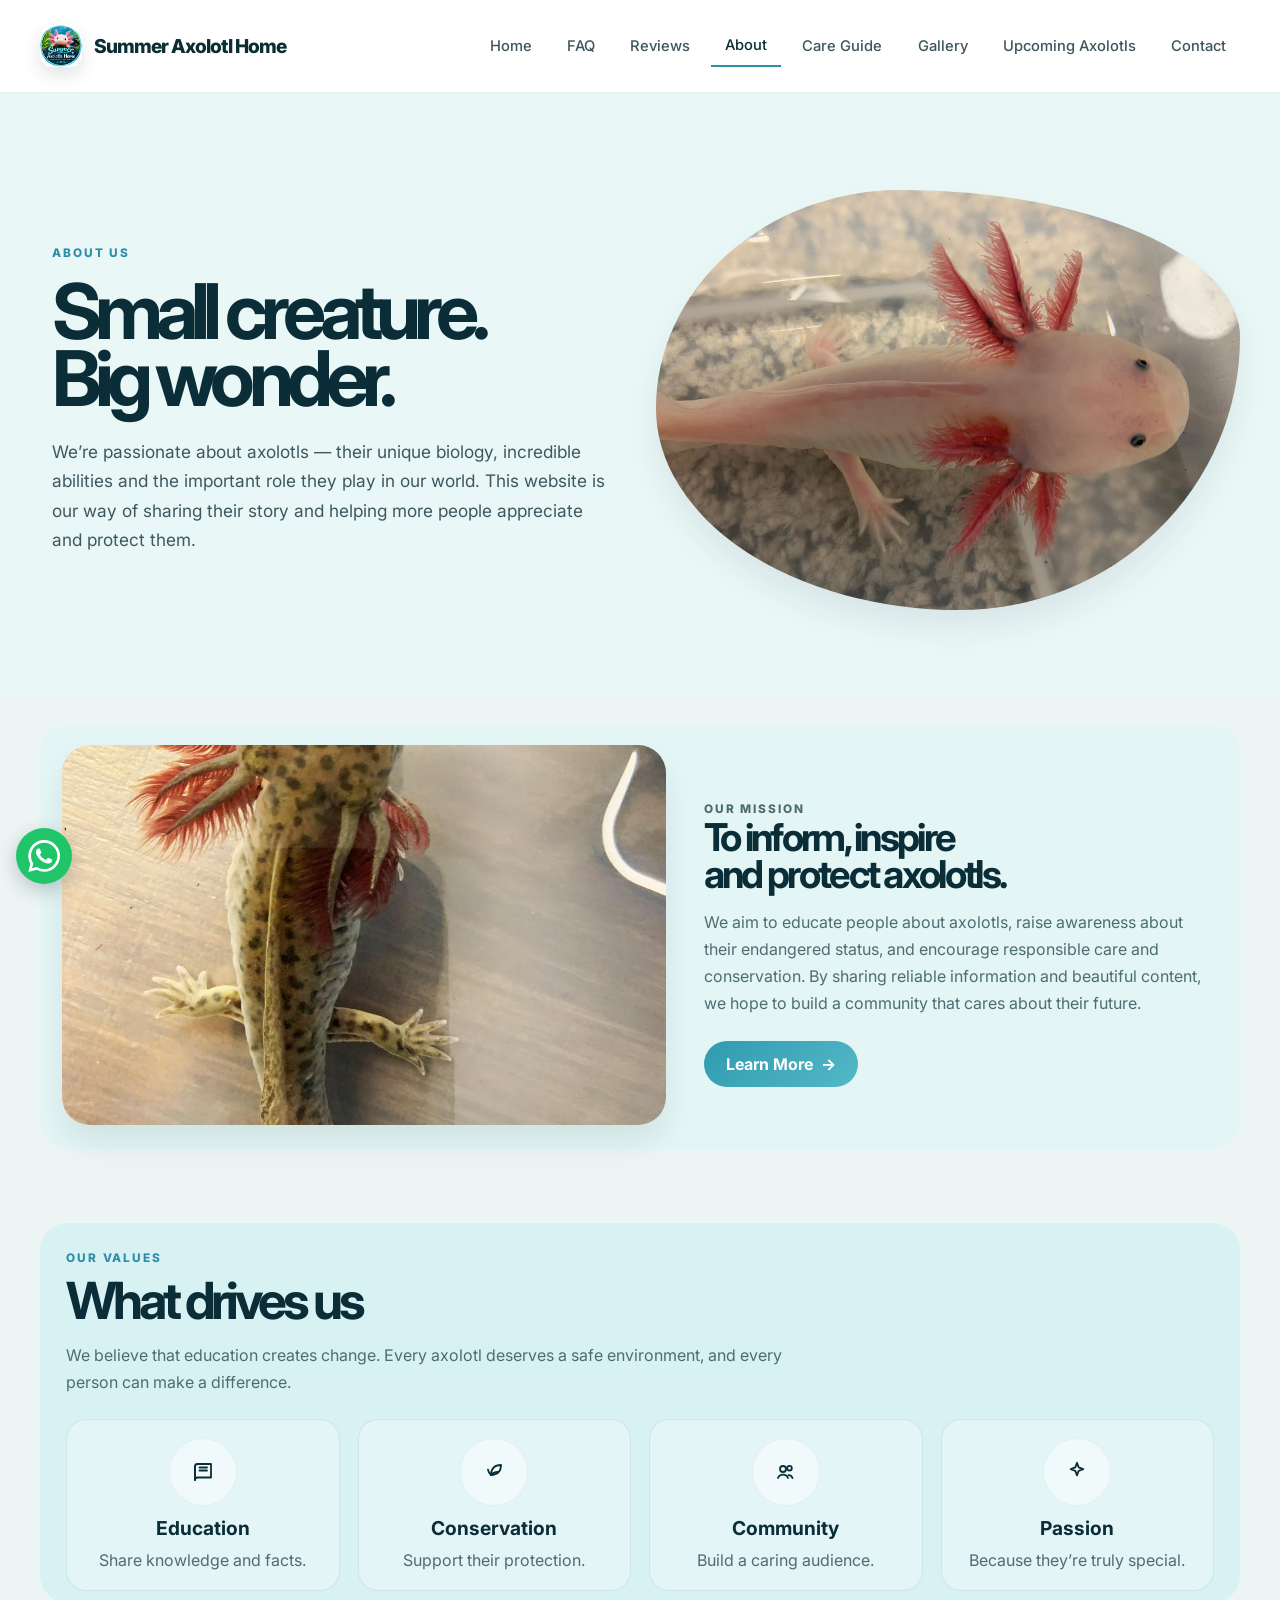
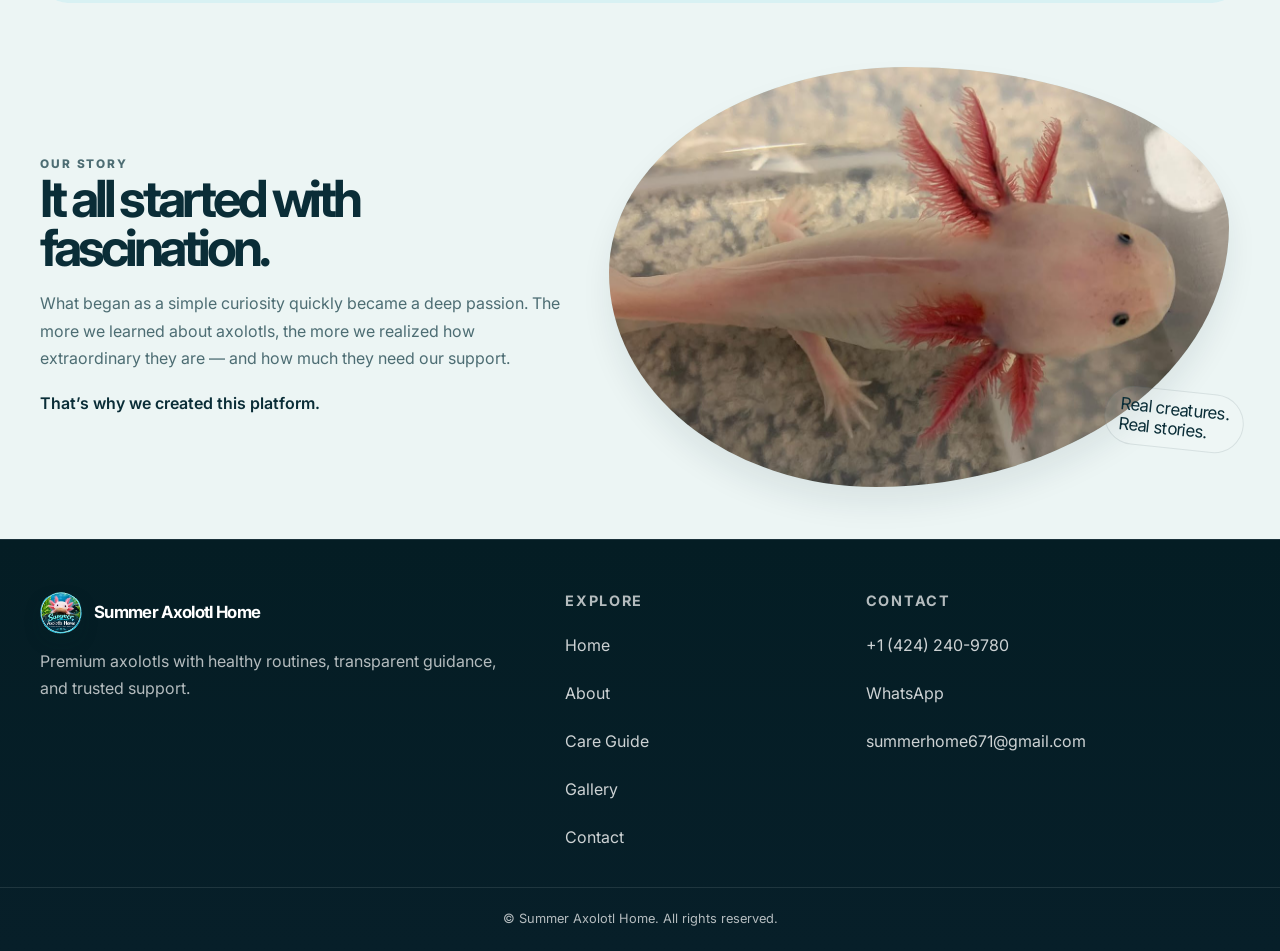
<file: home/about.html>
<!DOCTYPE html>
<html lang="en">
  <head>
    <meta charset="UTF-8" />
    <meta name="viewport" content="width=device-width, initial-scale=1.0" />
    <title>About | Summer Axolotl Home</title>
    <meta
      name="description"
      content="About Summer Axolotl Home and our love for axolotls."
    />
    <link rel="icon" type="image/png" href="../image/logo.png" />
    <link rel="preconnect" href="https://fonts.googleapis.com" />
    <link rel="preconnect" href="https://fonts.gstatic.com" crossorigin />
    <link
      href="https://fonts.googleapis.com/css2?family=Inter:wght@400;500;600;700;800&display=swap"
      rel="stylesheet"
    />
    <link rel="stylesheet" href="../css/about.css" />
    <link rel="stylesheet" href="../css/navigation.css" />
    <link rel="stylesheet" href="../css/footer.css" />
    <link rel="stylesheet" href="../css/floating-actions.css" />
  </head>
  <body>
    <header class="site-header">
      <div class="container nav-shell">
        <div class="brand" aria-label="Summer Axolotl Home brand logo">
          <img class="brand-logo" src="../image/logo.png" alt="Summer Axolotl Home logo" />
          <span class="brand-name">Summer Axolotl Home</span>
        </div>

        <button class="nav-toggle" aria-expanded="false" aria-controls="site-nav" aria-label="Open navigation menu" type="button">
          <span aria-hidden="true"></span>
          <span aria-hidden="true"></span>
          <span aria-hidden="true"></span>
        </button>

        <nav class="site-nav" id="site-nav" aria-label="Main navigation">
          <a href="index.html">Home</a>
          <a href="index.html#faq">FAQ</a>
          <a href="index.html#reviews">Reviews</a>
          <a href="about.html" class="active">About</a>
          <a href="catalogue.html">Care Guide</a>
          <a href="gallery.html">Gallery</a>
          <a href="upcoming.html">Upcoming Axolotls</a>
          <a href="contact.html">Contact</a>
        </nav>
      </div>
    </header>

    <main class="about-page">
      <section class="about-intro">
        <div class="container intro-grid">
          <div class="about-copy">
            <p class="eyebrow">About us</p>
            <h1>Small creature.<br />Big wonder.</h1>
            <p>
              We’re passionate about axolotls — their unique biology, incredible abilities and the important role they play in our world. This website is our way of sharing their story and helping more people appreciate and protect them.
            </p>
          </div>

          <div class="intro-visual">
            <div class="axolotl-blob">
              <img src="../image/Leucistic%20%24100%201.jpeg" alt="Pink axolotl" />
            </div>
          </div>
        </div>
      </section>

      <section class="mission-band">
        <div class="container mission-grid">
          <div class="mission-media">
            <img src="../image/widcopper3%20200%24.jpeg" alt="Grey axolotl resting on a rock" />
          </div>

          <div class="mission-copy">
            <p class="eyebrow eyebrow-dark">Our mission</p>
            <h2>To inform, inspire<br />and protect axolotls.</h2>
            <p>
              We aim to educate people about axolotls, raise awareness about their endangered status, and encourage responsible care and conservation. By sharing reliable information and beautiful content, we hope to build a community that cares about their future.
            </p>
            <a href="catalogue.html" class="learn-btn">Learn More <span>→</span></a>
          </div>
        </div>
      </section>

      <section class="values-band">
        <div class="container values-wrap">
          <p class="eyebrow eyebrow-dark values-label">Our values</p>
          <h2>What drives us</h2>
          <p class="values-lead">
            We believe that education creates change. Every axolotl deserves a safe environment, and every person can make a difference.
          </p>

          <div class="values-grid">
            <article class="value-item">
              <div class="value-icon" aria-hidden="true">
                <svg viewBox="0 0 24 24" aria-hidden="true"><path d="M4 6.5A2.5 2.5 0 0 1 6.5 4H20v13.5H6.5A2.5 2.5 0 0 0 4 20V6.5Z"/><path d="M4 6.5V20"/><path d="M8.5 7.5h7.5"/><path d="M8.5 10.5h7.5"/></svg>
              </div>
              <h3>Education</h3>
              <p>Share knowledge and facts.</p>
            </article>
            <article class="value-item">
              <div class="value-icon" aria-hidden="true">
                <svg viewBox="0 0 24 24" aria-hidden="true"><path d="M19 5c-6.5 0-10 3.5-10 10 6.5 0 10-3.5 10-10Z"/><path d="M9 15c1.2-1.7 3.6-2.8 7-3"/><path d="M9 15c-1.5-1.2-2.5-3.1-3-5.3"/></svg>
              </div>
              <h3>Conservation</h3>
              <p>Support their protection.</p>
            </article>
            <article class="value-item">
              <div class="value-icon" aria-hidden="true">
                <svg viewBox="0 0 24 24" aria-hidden="true"><path d="M9 12a3 3 0 1 0 0-6a3 3 0 0 0 0 6Z"/><path d="M4 18c.8-2.1 2.7-3.3 5-3.3s4.2 1.2 5 3.3"/><path d="M15.5 10.5a2.3 2.3 0 1 0 0-4.6a2.3 2.3 0 0 0 0 4.6Z"/><path d="M18.5 18c-.7-1.8-2.2-2.8-4.1-2.8"/></svg>
              </div>
              <h3>Community</h3>
              <p>Build a caring audience.</p>
            </article>
            <article class="value-item">
              <div class="value-icon" aria-hidden="true">
                <svg viewBox="0 0 24 24" aria-hidden="true"><path d="M12 2.8l1.7 4.6 4.6 1.7-4.6 1.7L12 15.4l-1.7-4.6-4.6-1.7L10.3 7.4z"/></svg>
              </div>
              <h3>Passion</h3>
              <p>Because they’re truly special.</p>
            </article>
          </div>
        </div>
      </section>

      <section class="story-band">
        <div class="container story-grid">
          <div class="story-copy">
            <p class="eyebrow eyebrow-dark">Our story</p>
            <h2>It all started with fascination.</h2>
            <p>
              What began as a simple curiosity quickly became a deep passion. The more we learned about axolotls, the more we realized how extraordinary they are — and how much they need our support.
            </p>
            <p class="story-note">
              That’s why we created this platform.
            </p>
          </div>

          <div class="story-visual">
            <div class="story-blob">
              <img src="../image/Leucistic%20%24100%205.jpeg" alt="Happy pink axolotl" />
            </div>
            <div class="story-tag">Real creatures.<br />Real stories.</div>
          </div>
        </div>
      </section>
    </main>

    <footer class="site-footer">
      <div class="container footer-grid">
        <div class="footer-brand">
          <a href="index.html" class="brand brand-footer" aria-label="Summer Axolotl Home home">
            <img src="../image/logo.png" alt="Summer Axolotl Home logo" class="brand-logo" />
            <span>Summer Axolotl Home</span>
          </a>
          <p>Premium axolotls with healthy routines, transparent guidance, and trusted support.</p>
        </div>

        <div class="footer-links">
          <h3>Explore</h3>
          <ul>
            <li><a href="index.html">Home</a></li>
            <li><a href="about.html">About</a></li>
            <li><a href="catalogue.html">Care Guide</a></li>
            <li><a href="gallery.html">Gallery</a></li>
            <li><a href="contact.html">Contact</a></li>
          </ul>
        </div>

        <div class="footer-links">
          <h3>Contact</h3>
          <ul>
            <li><a href="tel:+14242409780">+1 (424) 240-9780</a></li>
            <li><a href="https://wa.me/14242409780?text=Hello%20Summer%20Axolotl%20Home" target="_blank" rel="noreferrer">WhatsApp</a></li>
            <li><a href="mailto:summerhome671@gmail.com">summerhome671@gmail.com</a></li>
          </ul>
        </div>
      </div>

      <div class="footer-bottom">
        <div class="container">
          <p>© <span id="year"></span> Summer Axolotl Home. All rights reserved.</p>
        </div>
      </div>
    </footer>

    <script src="../js/navigation.js"></script>
    <script src="../js/floating-actions.js"></script>
  </body>
</html>
</file>
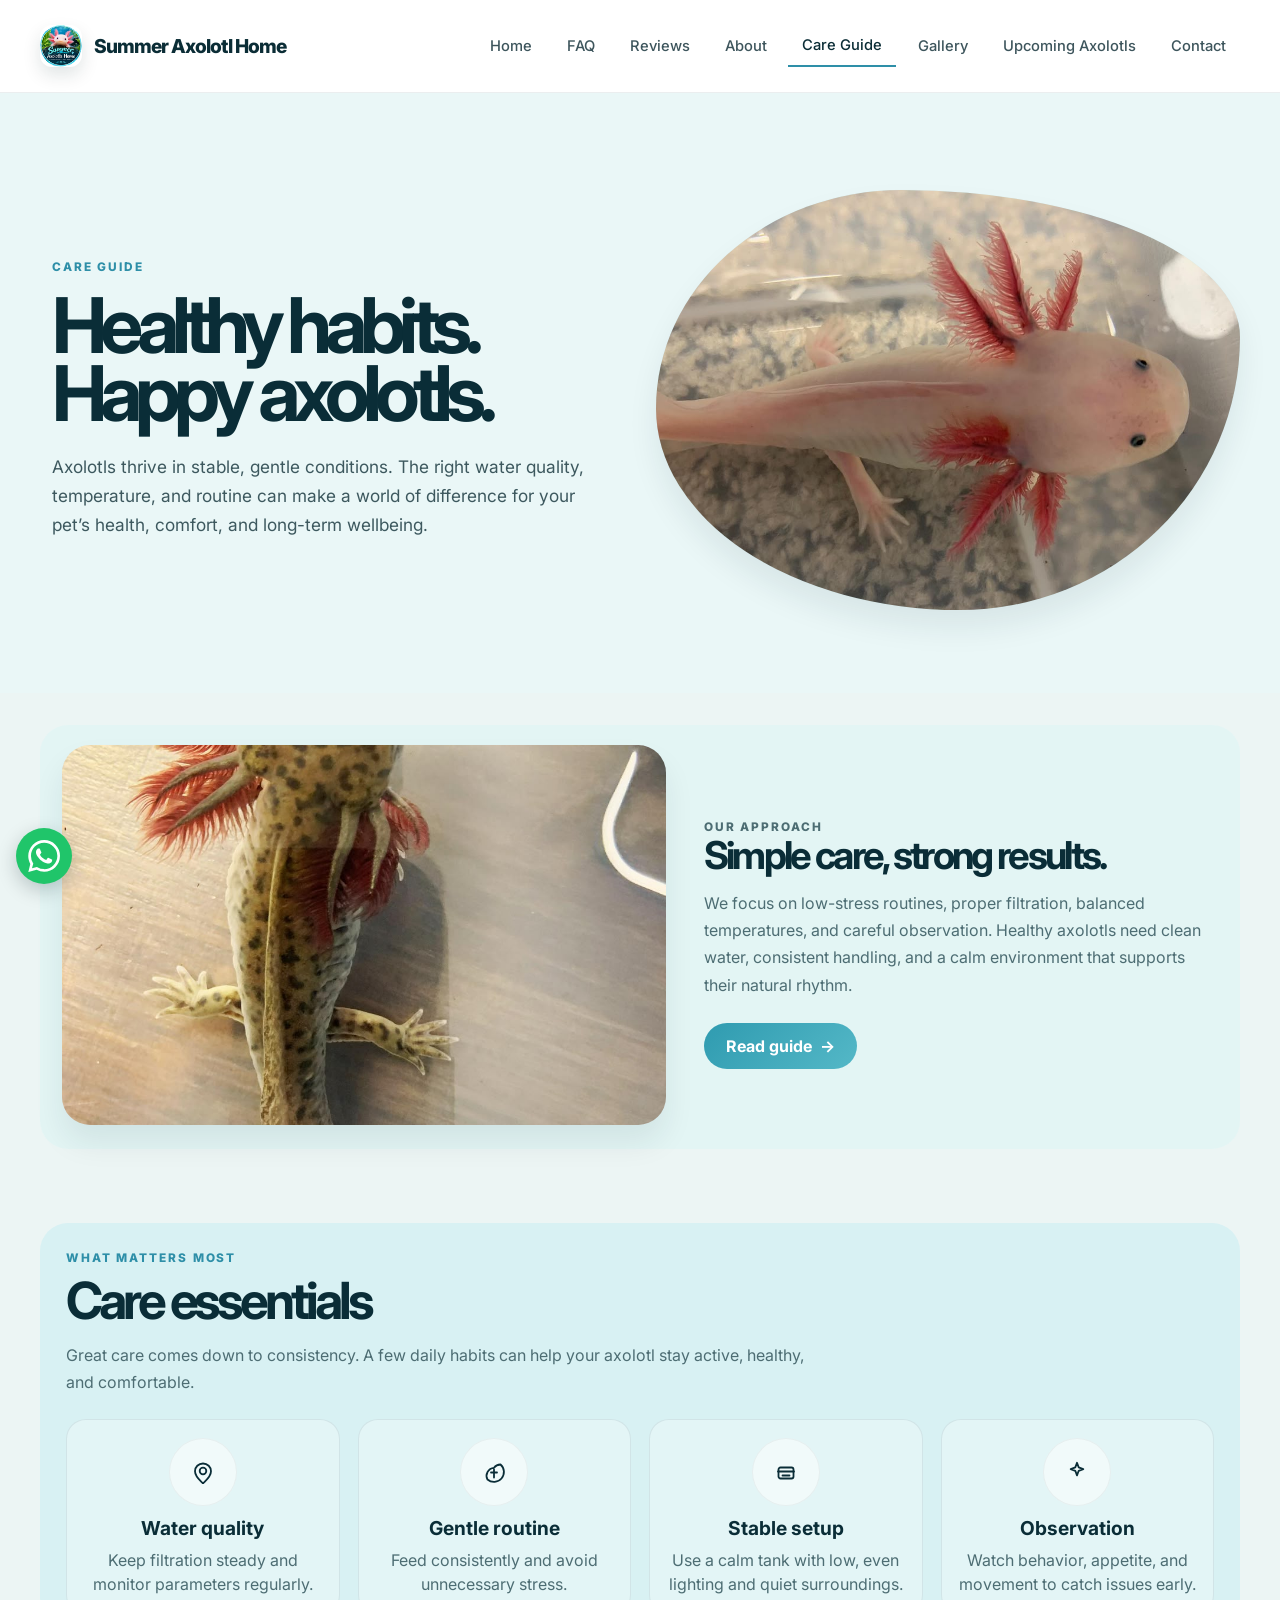
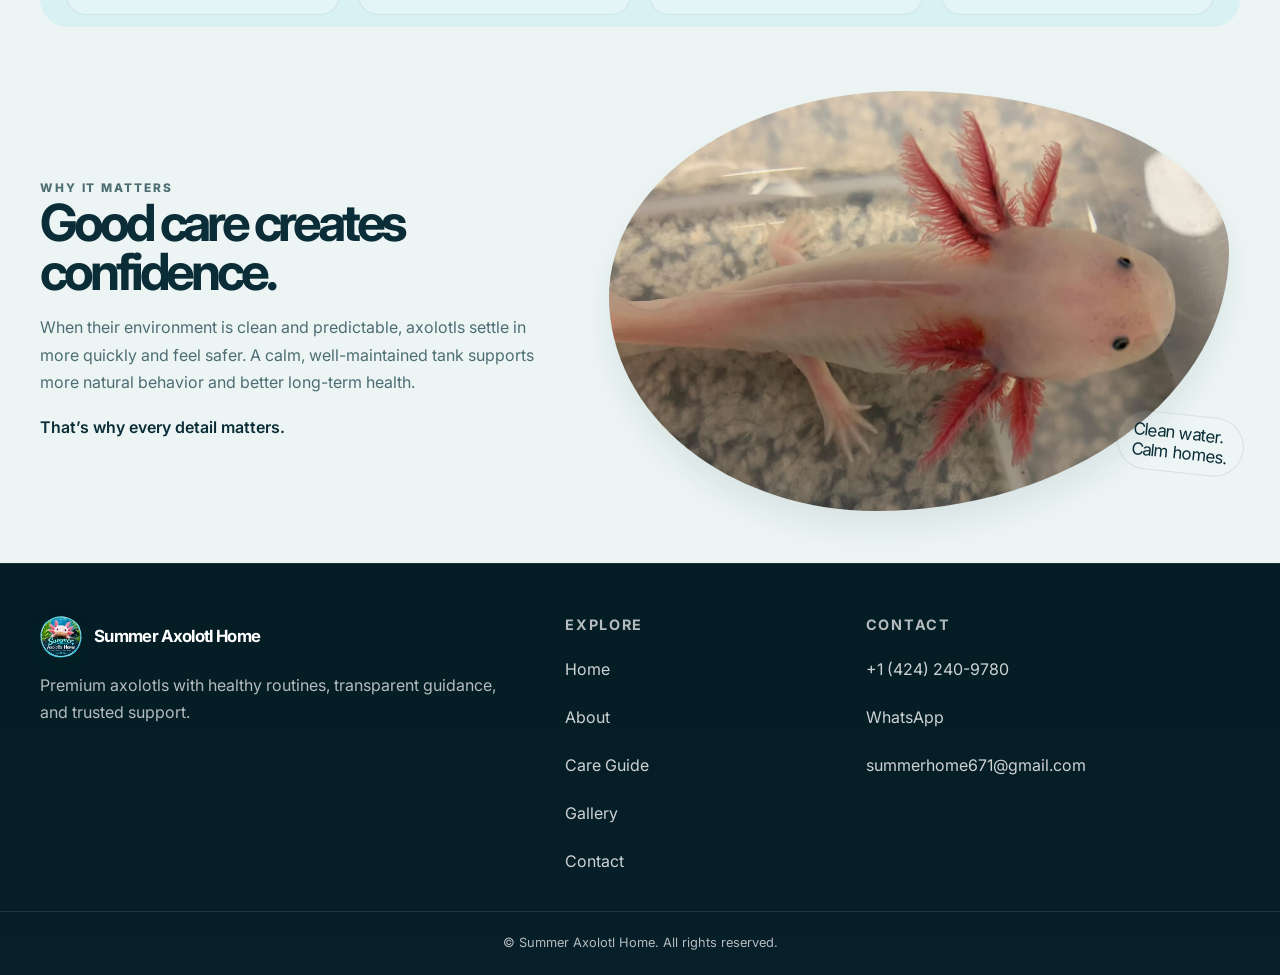
<file: home/catalogue.html>
<!DOCTYPE html>
<html lang="en">
  <head>
    <meta charset="UTF-8" />
    <meta name="viewport" content="width=device-width, initial-scale=1.0" />
    <title>Care Guide | Summer Axolotl Home</title>
    <meta
      name="description"
      content="Axolotl care guide from Summer Axolotl Home."
    />
    <link rel="icon" type="image/png" href="../image/logo.png" />
    <link rel="preconnect" href="https://fonts.googleapis.com" />
    <link rel="preconnect" href="https://fonts.gstatic.com" crossorigin />
    <link
      href="https://fonts.googleapis.com/css2?family=Inter:wght@400;500;600;700;800&display=swap"
      rel="stylesheet"
    />
    <link rel="stylesheet" href="../css/catalogue.css" />
    <link rel="stylesheet" href="../css/navigation.css" />
    <link rel="stylesheet" href="../css/footer.css" />
    <link rel="stylesheet" href="../css/floating-actions.css" />
  </head>
  <body>
    <header class="site-header">
      <div class="container nav-shell">
        <div class="brand" aria-label="Summer Axolotl Home brand logo">
          <img class="brand-logo" src="../image/logo.png" alt="Summer Axolotl Home logo" />
          <span class="brand-name">Summer Axolotl Home</span>
        </div>

        <button class="nav-toggle" aria-expanded="false" aria-controls="site-nav" aria-label="Open navigation menu" type="button">
          <span aria-hidden="true"></span>
          <span aria-hidden="true"></span>
          <span aria-hidden="true"></span>
        </button>

        <nav class="site-nav" id="site-nav" aria-label="Main navigation">
          <a href="index.html">Home</a>
          <a href="index.html#faq">FAQ</a>
          <a href="index.html#reviews">Reviews</a>
          <a href="about.html">About</a>
          <a href="catalogue.html" class="active">Care Guide</a>
          <a href="gallery.html">Gallery</a>
          <a href="upcoming.html">Upcoming Axolotls</a>
          <a href="contact.html">Contact</a>
        </nav>
      </div>
    </header>

    <main class="care-page">
      <section class="care-intro">
        <div class="container intro-grid">
          <div class="care-copy">
            <p class="eyebrow">Care guide</p>
            <h1>Healthy habits.<br />Happy axolotls.</h1>
            <p>
              Axolotls thrive in stable, gentle conditions. The right water quality, temperature, and routine can make a world of difference for your pet’s health, comfort, and long-term wellbeing.
            </p>
          </div>

          <div class="intro-visual">
            <div class="axolotl-blob">
              <img src="../image/Leucistic%20%24100%201.jpeg" alt="Pink axolotl in water" />
            </div>
          </div>
        </div>
      </section>

      <section class="guide-band">
        <div class="container guide-grid">
          <div class="guide-media">
            <img src="../image/widcopper3%20200%24.jpeg" alt="Grey axolotl resting on a rock" />
          </div>

          <div class="guide-copy">
            <p class="eyebrow eyebrow-dark">Our approach</p>
            <h2>Simple care, strong results.</h2>
            <p>
              We focus on low-stress routines, proper filtration, balanced temperatures, and careful observation. Healthy axolotls need clean water, consistent handling, and a calm environment that supports their natural rhythm.
            </p>
            <a href="#care-essentials" class="learn-btn">Read guide <span>→</span></a>
          </div>
        </div>
      </section>

      <section class="values-band" id="care-essentials">
        <div class="container values-wrap">
          <p class="eyebrow eyebrow-dark values-label">What matters most</p>
          <h2>Care essentials</h2>
          <p class="values-lead">
            Great care comes down to consistency. A few daily habits can help your axolotl stay active, healthy, and comfortable.
          </p>

          <div class="values-grid">
            <article class="value-item">
              <div class="value-icon" aria-hidden="true">
                <svg viewBox="0 0 24 24" aria-hidden="true"><path d="M12 3.5C7.5 3.5 4 6.9 4 11.3c0 5.4 5.1 9.2 8 12.2 2.9-3 8-6.8 8-12.2 0-4.4-3.5-7.8-8-7.8Zm0 4.2c1.8 0 3.3 1.5 3.3 3.3S13.8 14.3 12 14.3 8.7 12.8 8.7 11 10.2 7.7 12 7.7Z"/></svg>
              </div>
              <h3>Water quality</h3>
              <p>Keep filtration steady and monitor parameters regularly.</p>
            </article>
            <article class="value-item">
              <div class="value-icon" aria-hidden="true">
                <svg viewBox="0 0 24 24" aria-hidden="true"><path d="M18.5 4.5A8 8 0 0 0 12 7.8a8 8 0 0 0-6.5 11.7A8 8 0 0 0 18.5 4.5ZM12 9.5v8"/><path d="M9 12.5h6"/></svg>
              </div>
              <h3>Gentle routine</h3>
              <p>Feed consistently and avoid unnecessary stress.</p>
            </article>
            <article class="value-item">
              <div class="value-icon" aria-hidden="true">
                <svg viewBox="0 0 24 24" aria-hidden="true"><path d="M4 11.5h16"/><path d="M6.5 7.5h11a2 2 0 0 1 2 2v7a2 2 0 0 1-2 2h-11a2 2 0 0 1-2-2v-7a2 2 0 0 1 2-2Z"/><path d="M8.5 15.5h7"/></svg>
              </div>
              <h3>Stable setup</h3>
              <p>Use a calm tank with low, even lighting and quiet surroundings.</p>
            </article>
            <article class="value-item">
              <div class="value-icon" aria-hidden="true">
                <svg viewBox="0 0 24 24" aria-hidden="true"><path d="M12 2.8l1.7 4.6 4.6 1.7-4.6 1.7L12 15.4l-1.7-4.6-4.6-1.7L10.3 7.4z"/></svg>
              </div>
              <h3>Observation</h3>
              <p>Watch behavior, appetite, and movement to catch issues early.</p>
            </article>
          </div>
        </div>
      </section>

      <section class="story-band">
        <div class="container story-grid">
          <div class="story-copy">
            <p class="eyebrow eyebrow-dark">Why it matters</p>
            <h2>Good care creates confidence.</h2>
            <p>
              When their environment is clean and predictable, axolotls settle in more quickly and feel safer. A calm, well-maintained tank supports more natural behavior and better long-term health.
            </p>
            <p class="story-note">That’s why every detail matters.</p>
          </div>

          <div class="story-visual">
            <div class="story-blob">
              <img src="../image/Leucistic%20%24100%205.jpeg" alt="Happy pink axolotl" />
            </div>
            <div class="story-tag">Clean water.<br />Calm homes.</div>
          </div>
        </div>
      </section>
    </main>

    <footer class="site-footer">
      <div class="container footer-grid">
        <div class="footer-brand">
          <a href="index.html" class="brand brand-footer" aria-label="Summer Axolotl Home home">
            <img src="../image/logo.png" alt="Summer Axolotl Home logo" class="brand-logo" />
            <span>Summer Axolotl Home</span>
          </a>
          <p>Premium axolotls with healthy routines, transparent guidance, and trusted support.</p>
        </div>

        <div class="footer-links">
          <h3>Explore</h3>
          <ul>
            <li><a href="index.html">Home</a></li>
            <li><a href="about.html">About</a></li>
            <li><a href="catalogue.html">Care Guide</a></li>
            <li><a href="gallery.html">Gallery</a></li>
            <li><a href="contact.html">Contact</a></li>
          </ul>
        </div>

        <div class="footer-links">
          <h3>Contact</h3>
          <ul>
            <li><a href="tel:+14242409780">+1 (424) 240-9780</a></li>
            <li><a href="https://wa.me/14242409780?text=Hello%20Summer%20Axolotl%20Home" target="_blank" rel="noreferrer">WhatsApp</a></li>
            <li><a href="mailto:summerhome671@gmail.com">summerhome671@gmail.com</a></li>
          </ul>
        </div>
      </div>

      <div class="footer-bottom">
        <div class="container">
          <p>© <span id="year"></span> Summer Axolotl Home. All rights reserved.</p>
        </div>
      </div>
    </footer>

    <script src="../js/navigation.js"></script>
    <script src="../js/floating-actions.js"></script>
  </body>
</html>
</file>
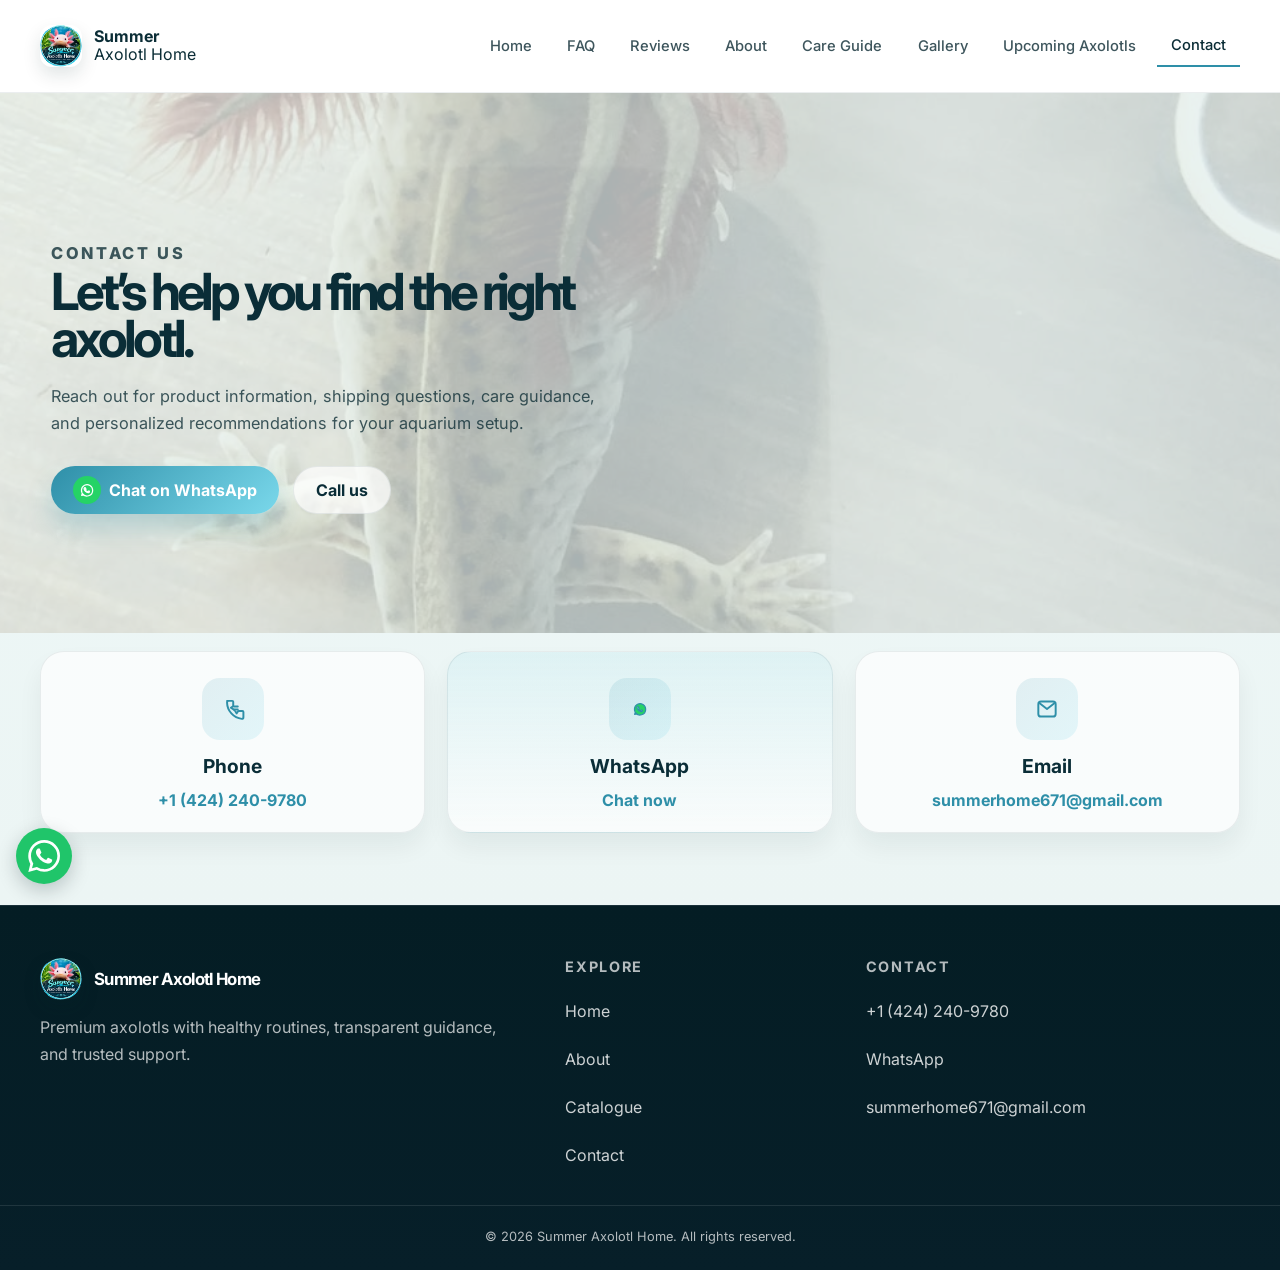
<file: home/contact.html>
<!DOCTYPE html>
<html lang="en">
  <head>
    <meta charset="UTF-8" />
    <meta name="viewport" content="width=device-width, initial-scale=1.0" />
    <title>Contact | Summer Axolotl Home</title>
    <meta name="description" content="Contact Summer Axolotl Home for product questions, care advice, and ordering support." />
    <link rel="icon" type="image/png" href="../image/logo.png" />
    <link rel="preconnect" href="https://fonts.googleapis.com" />
    <link rel="preconnect" href="https://fonts.gstatic.com" crossorigin />
    <link href="https://fonts.googleapis.com/css2?family=Inter:wght@400;500;600;700;800&family=Playfair+Display:wght@600;700;800&display=swap" rel="stylesheet" />
    <link rel="stylesheet" href="../css/about.css" />
    <link rel="stylesheet" href="../css/navigation.css" />
    <link rel="stylesheet" href="../css/footer.css" />
    <link rel="stylesheet" href="../css/floating-actions.css" />
  </head>
  <body>
    <header class="site-header" id="site-header">
      <div class="container nav-shell">
        <a href="index.html" class="brand" aria-label="Summer Axolotl Home home">
          <img src="../image/logo.png" alt="Summer Axolotl Home logo" class="brand-logo" />
          <span class="brand-wordmark">
            <strong>Summer</strong>
            <span>Axolotl Home</span>
          </span>
        </a>

        <button class="nav-toggle" aria-expanded="false" aria-controls="site-nav" aria-label="Open navigation menu" type="button">
          <span aria-hidden="true"></span>
          <span aria-hidden="true"></span>
          <span aria-hidden="true"></span>
        </button>

        <nav class="site-nav" id="site-nav" aria-label="Main navigation">
          <a href="index.html">Home</a>
          <a href="index.html#faq">FAQ</a>
          <a href="index.html#reviews">Reviews</a>
          <a href="about.html">About</a>
          <a href="catalogue.html">Care Guide</a>
          <a href="gallery.html">Gallery</a>
          <a href="upcoming.html">Upcoming Axolotls</a>
          <a href="contact.html" class="active">Contact</a>
        </nav>
      </div>
    </header>

    <main class="contact-page">
      <section class="contact-hero">
        <div class="container contact-hero-grid">
          <div class="contact-copy">
            <p class="eyebrow eyebrow-dark">Contact us</p>
            <h1>Let’s help you find the right axolotl.</h1>
            <p>
              Reach out for product information, shipping questions, care guidance, and personalized recommendations for your aquarium setup.
            </p>

            <div class="contact-actions">
              <a class="primary-contact-btn" href="https://wa.me/14242409780?text=Hello%20Summer%20Axolotl%20Home" target="_blank" rel="noreferrer">
                <span class="contact-badge wa-badge" aria-hidden="true"><svg viewBox="0 0 24 24" aria-hidden="true"><path fill="#25D366" d="M20.5 12.4A8.5 8.5 0 0 1 4.8 17L4 20l3.2-.8A8.4 8.4 0 1 1 20.5 12.4Z"/><path fill="#fff" d="M15.7 14.3c-.2-.1-1.1-.6-1.3-.7-.2-.1-.4-.1-.5.1-.1.2-.6.8-.7 1-.1.1-.2.1-.4.1-.2-.1-.9-.3-1.7-1-.6-.5-1.1-1.2-1.2-1.4-.1-.2 0-.3.1-.4l.2-.3c.1-.1.1-.2.2-.4.1-.1.1-.3.1-.4 0-.1 0-.2-.1-.3-.1-.1-.5-1.2-.7-1.7-.2-.5-.4-.4-.5-.4h-.4c-.1 0-.3 0-.5.1-.2.1-.7.7-.7 1.7s.7 1.9.8 2.1c.1.2 1.3 2.1 3.3 2.9.5.2.8.4 1.1.5.5.2 1 .2 1.3.1.4-.1 1.2-.5 1.4-1 .2-.5.2-.9.1-1-.1-.1-.2-.2-.4-.3Z"/></svg></span>
                Chat on WhatsApp
              </a>
              <a class="secondary-contact-btn" href="tel:+14242409780">Call us</a>
            </div>
          </div>

          <div class="contact-visual">
            <div class="contact-image-wrap">
              <img src="../image/widcopper3%20200%24.jpeg" alt="Axolotl in a calm aquarium" />
            </div>
          </div>
        </div>
      </section>

      <section class="contact-info-band">
        <div class="container contact-cards">
          <article class="contact-card">
            <div class="card-icon" aria-hidden="true"><svg viewBox="0 0 24 24" aria-hidden="true"><path d="M6.5 4.5h4.8c.5 0 .9.4.9.9v3.4c0 .4-.2.7-.5.9l-1.7 1.1a10.8 10.8 0 0 1 5.3 5.3l1.1-1.7c.2-.3.5-.5.9-.5h3.4c.5 0 .9.4.9.9v4.8c0 .8-.7 1.5-1.5 1.5A15.5 15.5 0 0 1 6.5 6c0-.8.7-1.5 1.5-1.5Z"/><path d="M12.8 9.6h3.6"/><path d="M12.8 12.5h3.6"/></svg></div>
            <h3>Phone</h3>
            <a href="tel:+14242409780">+1 (424) 240-9780</a>
          </article>

          <article class="contact-card whatsapp-card">
            <div class="card-icon wa-card-icon" aria-hidden="true"><svg viewBox="0 0 24 24" aria-hidden="true"><path fill="#25D366" d="M20.5 12.4A8.5 8.5 0 0 1 4.8 17L4 20l3.2-.8A8.4 8.4 0 1 1 20.5 12.4Z"/><path fill="#fff" d="M15.7 14.3c-.2-.1-1.1-.6-1.3-.7-.2-.1-.4-.1-.5.1-.1.2-.6.8-.7 1-.1.1-.2.1-.4.1-.2-.1-.9-.3-1.7-1-.6-.5-1.1-1.2-1.2-1.4-.1-.2 0-.3.1-.4l.2-.3c.1-.1.1-.2.2-.4.1-.1.1-.3.1-.4 0-.1 0-.2-.1-.3-.1-.1-.5-1.2-.7-1.7-.2-.5-.4-.4-.5-.4h-.4c-.1 0-.3 0-.5.1-.2.1-.7.7-.7 1.7s.7 1.9.8 2.1c.1.2 1.3 2.1 3.3 2.9.5.2.8.4 1.1.5.5.2 1 .2 1.3.1.4-.1 1.2-.5 1.4-1 .2-.5.2-.9.1-1-.1-.1-.2-.2-.4-.3Z"/></svg></div>
            <h3>WhatsApp</h3>
            <a href="https://wa.me/14242409780?text=Hello%20Summer%20Axolotl%20Home" target="_blank" rel="noreferrer">Chat now</a>
          </article>

          <article class="contact-card">
            <div class="card-icon" aria-hidden="true"><svg viewBox="0 0 24 24" aria-hidden="true"><path d="M4 7.5A2.5 2.5 0 0 1 6.5 5h11A2.5 2.5 0 0 1 20 7.5v9A2.5 2.5 0 0 1 17.5 19h-11A2.5 2.5 0 0 1 4 16.5v-9Z"/><path d="m5.5 7 6.5 5 6.5-5"/></svg></div>
            <h3>Email</h3>
            <a href="mailto:summerhome671@gmail.com">summerhome671@gmail.com</a>
          </article>
        </div>
      </section>
    </main>

    <footer class="site-footer" id="contact-footer">
      <div class="container footer-grid">
        <div class="footer-brand">
          <a href="index.html" class="brand brand-footer" aria-label="Summer Axolotl Home home">
            <img src="../image/logo.png" alt="Summer Axolotl Home logo" class="brand-logo" />
            <span>Summer Axolotl Home</span>
          </a>
          <p>Premium axolotls with healthy routines, transparent guidance, and trusted support.</p>
        </div>

        <div class="footer-links">
          <h3>Explore</h3>
          <ul>
            <li><a href="index.html">Home</a></li>
            <li><a href="about.html">About</a></li>
            <li><a href="catalogue.html">Catalogue</a></li>
            <li><a href="contact.html">Contact</a></li>
          </ul>
        </div>

        <div class="footer-links">
          <h3>Contact</h3>
          <ul>
            <li><a href="tel:+14242409780">+1 (424) 240-9780</a></li>
            <li><a href="https://wa.me/14242409780?text=Hello%20Summer%20Axolotl%20Home" target="_blank" rel="noreferrer">WhatsApp</a></li>
            <li><a href="mailto:summerhome671@gmail.com">summerhome671@gmail.com</a></li>
          </ul>
        </div>
      </div>

      <div class="footer-bottom">
        <div class="container">
          <p>© <span id="year"></span> Summer Axolotl Home. All rights reserved.</p>
        </div>
      </div>
    </footer>

    <script src="../js/about.js"></script>
    <script src="../js/navigation.js"></script>
    <script src="../js/floating-actions.js"></script>
  </body>
</html>
</file>
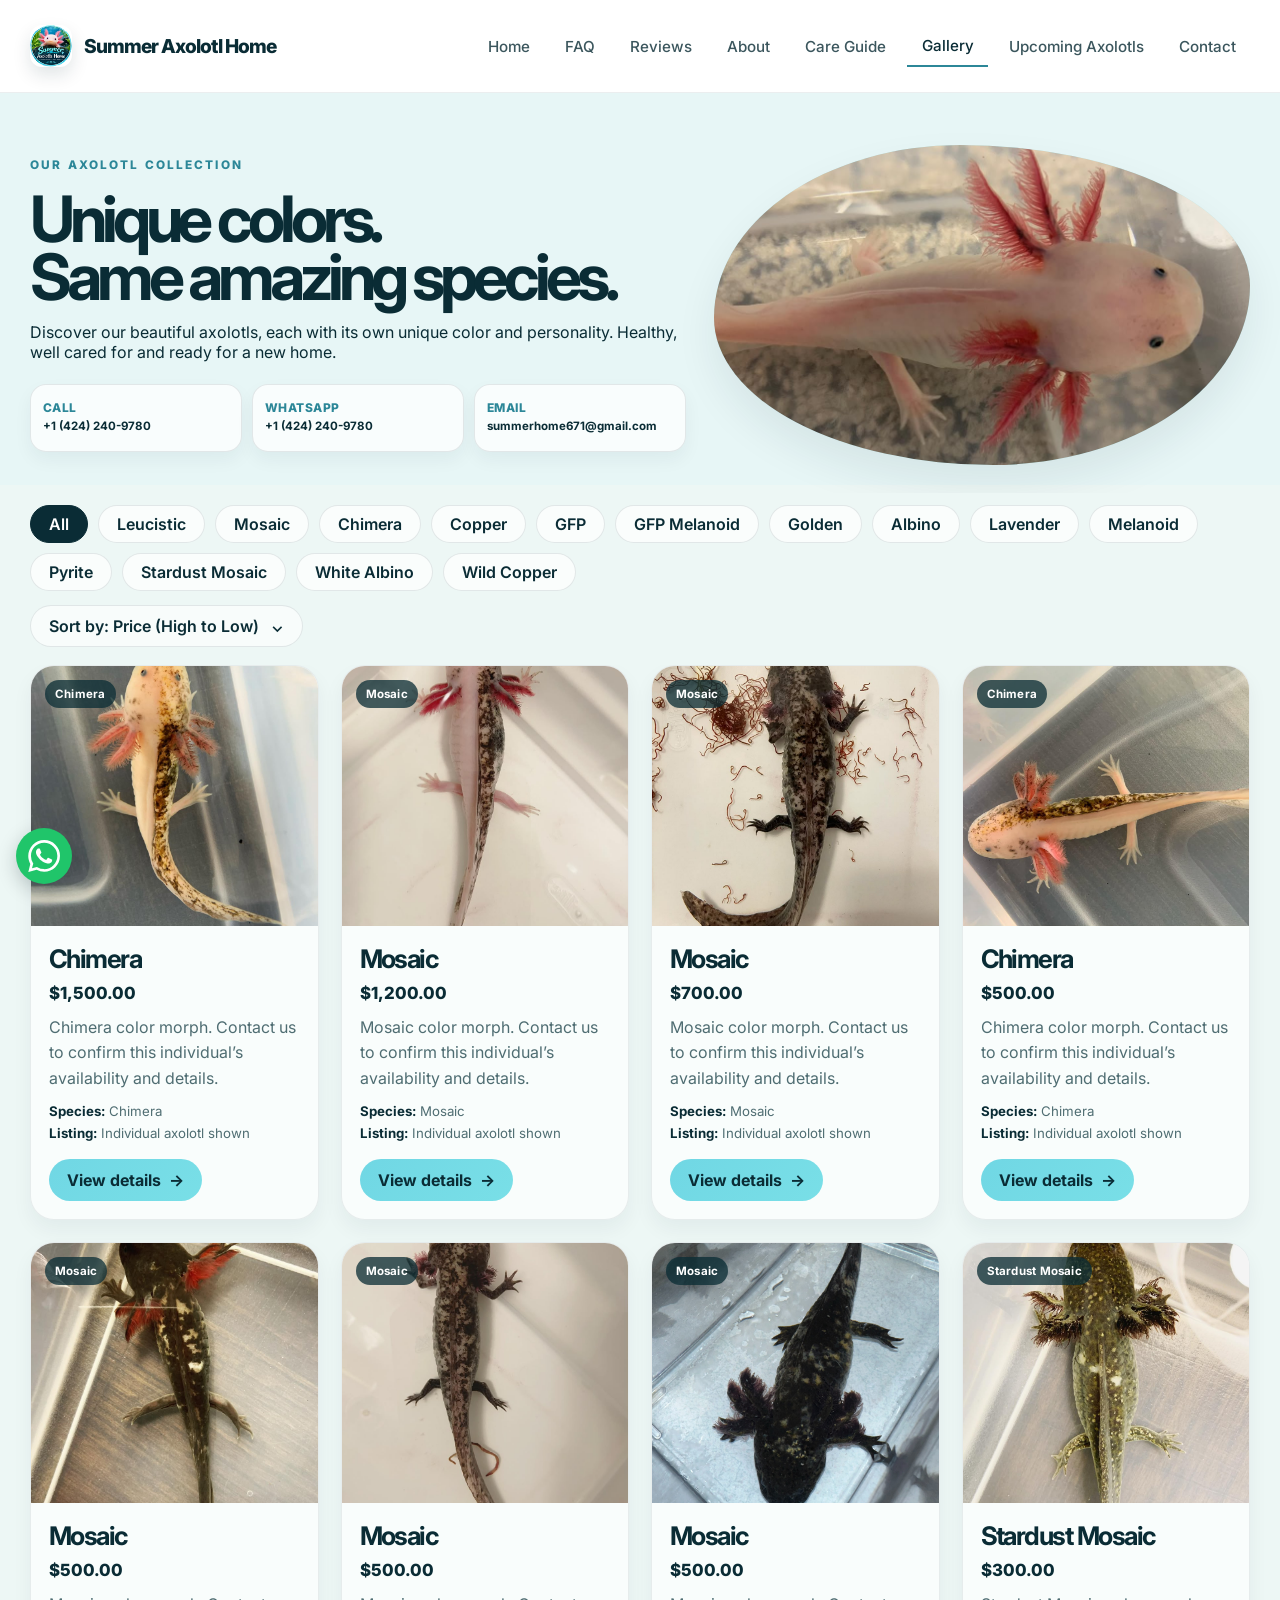
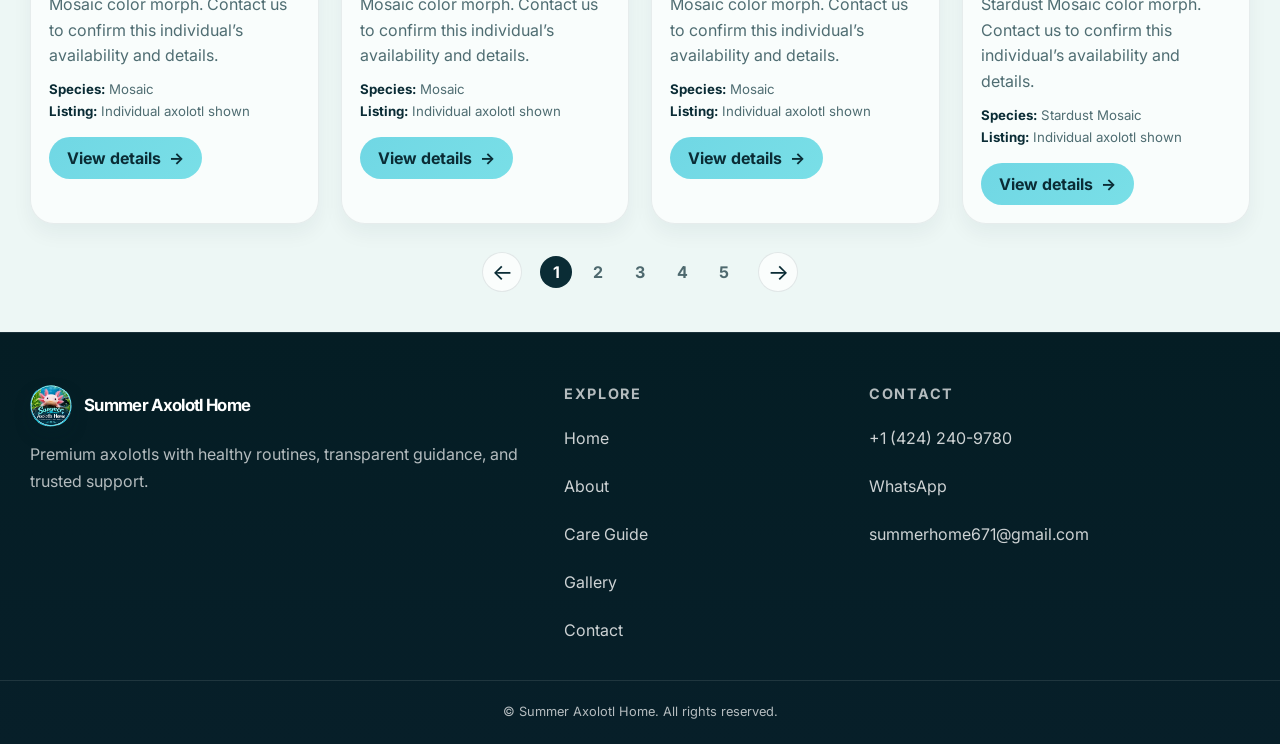
<file: home/gallery.html>
<!DOCTYPE html>
<html lang="en">
  <head>
    <meta charset="UTF-8" />
    <meta name="viewport" content="width=device-width, initial-scale=1.0" />
    <title>Gallery | Summer Axolotl Home</title>
    <meta
      name="description"
      content="Axolotl gallery from Summer Axolotl Home."
    />
    <link rel="icon" type="image/png" href="../image/logo.png" />
    <link rel="preconnect" href="https://fonts.googleapis.com" />
    <link rel="preconnect" href="https://fonts.gstatic.com" crossorigin />
    <link
      href="https://fonts.googleapis.com/css2?family=Inter:wght@400;500;600;700;800&display=swap"
      rel="stylesheet"
    />
    <link rel="stylesheet" href="../css/gallery.css" />
    <link rel="stylesheet" href="../css/navigation.css" />
    <link rel="stylesheet" href="../css/footer.css" />
    <link rel="stylesheet" href="../css/floating-actions.css" />
  </head>
  <body>
    <header class="topbar">
      <div class="container nav-shell">
        <div class="brand-wrap" aria-label="Summer Axolotl Home brand logo">
          <img class="brand-logo" src="../image/logo.png" alt="Summer Axolotl Home logo" />
          <span class="brand-name">Summer Axolotl Home</span>
        </div>

        <button class="nav-toggle" aria-expanded="false" aria-controls="main-nav" aria-label="Open navigation menu" type="button">
          <span aria-hidden="true"></span>
          <span aria-hidden="true"></span>
          <span aria-hidden="true"></span>
        </button>

        <nav class="main-nav" id="main-nav" aria-label="Main navigation">
          <a href="index.html">Home</a>
          <a href="index.html#faq">FAQ</a>
          <a href="index.html#reviews">Reviews</a>
          <a href="about.html">About</a>
          <a href="catalogue.html">Care Guide</a>
          <a href="gallery.html" class="active">Gallery</a>
          <a href="upcoming.html">Upcoming Axolotls</a>
          <a href="contact.html">Contact</a>
        </nav>
      </div>
    </header>

    <main class="gallery-page">
      <section class="gallery-hero">
        <div class="container hero-grid">
          <div class="hero-copy">
            <p class="eyebrow">Our axolotl collection</p>
            <h1>Unique colors.<br />Same amazing species.</h1>
            <p>
              Discover our beautiful axolotls, each with its own unique color and personality. Healthy, well cared for and ready for a new home.
            </p>
            <div class="gallery-contact-actions" aria-label="Contact Summer Axolotl Home">
              <a class="gallery-contact-btn" href="tel:+14242409780">
                <span>Call</span>
                <strong>+1 (424) 240-9780</strong>
              </a>
              <a class="gallery-contact-btn" href="https://wa.me/14242409780?text=Hello%20Summer%20Axolotl%20Home" target="_blank" rel="noreferrer">
                <span>WhatsApp</span>
                <strong>+1 (424) 240-9780</strong>
              </a>
              <a class="gallery-contact-btn" href="mailto:summerhome671@gmail.com">
                <span>Email</span>
                <strong>summerhome671@gmail.com</strong>
              </a>
            </div>
          </div>

          <div class="hero-visual" aria-label="Featured axolotl image">
            <div class="axolotl-shape">
              <img src="../image/Leucistic%20%24100%201.jpeg" alt="Pink axolotl close-up" />
            </div>
          </div>
        </div>
      </section>

      <section class="catalogue-shell">
        <div class="container filter-bar">
          <div class="chip-row" aria-label="Axolotl filters">
            <button class="chip active" type="button" data-filter="All">All</button>
            <button class="chip" type="button" data-filter="Leucistic">Leucistic</button>
            <button class="chip" type="button" data-filter="Mosaic">Mosaic</button>
            <button class="chip" type="button" data-filter="Chimera">Chimera</button>
            <button class="chip" type="button" data-filter="Copper">Copper</button>
            <button class="chip" type="button" data-filter="GFP">GFP</button>
            <button class="chip" type="button" data-filter="GFP Melanoid">GFP Melanoid</button>
            <button class="chip" type="button" data-filter="Golden">Golden</button>
            <button class="chip" type="button" data-filter="Albino">Albino</button>
            <button class="chip" type="button" data-filter="Lavender">Lavender</button>
            <button class="chip" type="button" data-filter="Melanoid">Melanoid</button>
            <button class="chip" type="button" data-filter="Pyrite">Pyrite</button>
            <button class="chip" type="button" data-filter="Stardust Mosaic">Stardust Mosaic</button>
            <button class="chip" type="button" data-filter="White Albino">White Albino</button>
            <button class="chip" type="button" data-filter="Wild Copper">Wild Copper</button>
          </div>

          <button class="sort-btn" type="button" data-sort="price-desc">Sort by: Price (High to Low) <span>⌄</span></button>
        </div>

        <div class="container card-grid" id="card-grid" aria-live="polite"></div>

        <div class="container pagination-wrap" aria-label="Page navigation">
          <button class="pager-arrow" type="button" aria-label="Previous page" id="prev-page">←</button>
          <div class="page-numbers" id="page-numbers"></div>
          <button class="pager-arrow" type="button" aria-label="Next page" id="next-page">→</button>
        </div>
      </section>
    </main>

    <footer class="site-footer">
      <div class="container footer-grid">
        <div class="footer-brand">
          <a href="index.html" class="brand brand-footer" aria-label="Summer Axolotl Home home">
            <img src="../image/logo.png" alt="Summer Axolotl Home logo" class="brand-logo" />
            <span>Summer Axolotl Home</span>
          </a>
          <p>Premium axolotls with healthy routines, transparent guidance, and trusted support.</p>
        </div>

        <div class="footer-links">
          <h3>Explore</h3>
          <ul>
            <li><a href="index.html">Home</a></li>
            <li><a href="about.html">About</a></li>
            <li><a href="catalogue.html">Care Guide</a></li>
            <li><a href="gallery.html">Gallery</a></li>
            <li><a href="contact.html">Contact</a></li>
          </ul>
        </div>

        <div class="footer-links">
          <h3>Contact</h3>
          <ul>
            <li><a href="tel:+14242409780">+1 (424) 240-9780</a></li>
            <li><a href="https://wa.me/14242409780?text=Hello%20Summer%20Axolotl%20Home" target="_blank" rel="noreferrer">WhatsApp</a></li>
            <li><a href="mailto:summerhome671@gmail.com">summerhome671@gmail.com</a></li>
          </ul>
        </div>
      </div>

      <div class="footer-bottom">
        <div class="container">
          <p>© <span id="year"></span> Summer Axolotl Home. All rights reserved.</p>
        </div>
      </div>
    </footer>

    <script src="../js/gallery-products.js"></script>
    <script src="../js/gallery.js"></script>
    <script src="../js/navigation.js"></script>
    <script src="../js/floating-actions.js"></script>
  </body>
</html>
</file>
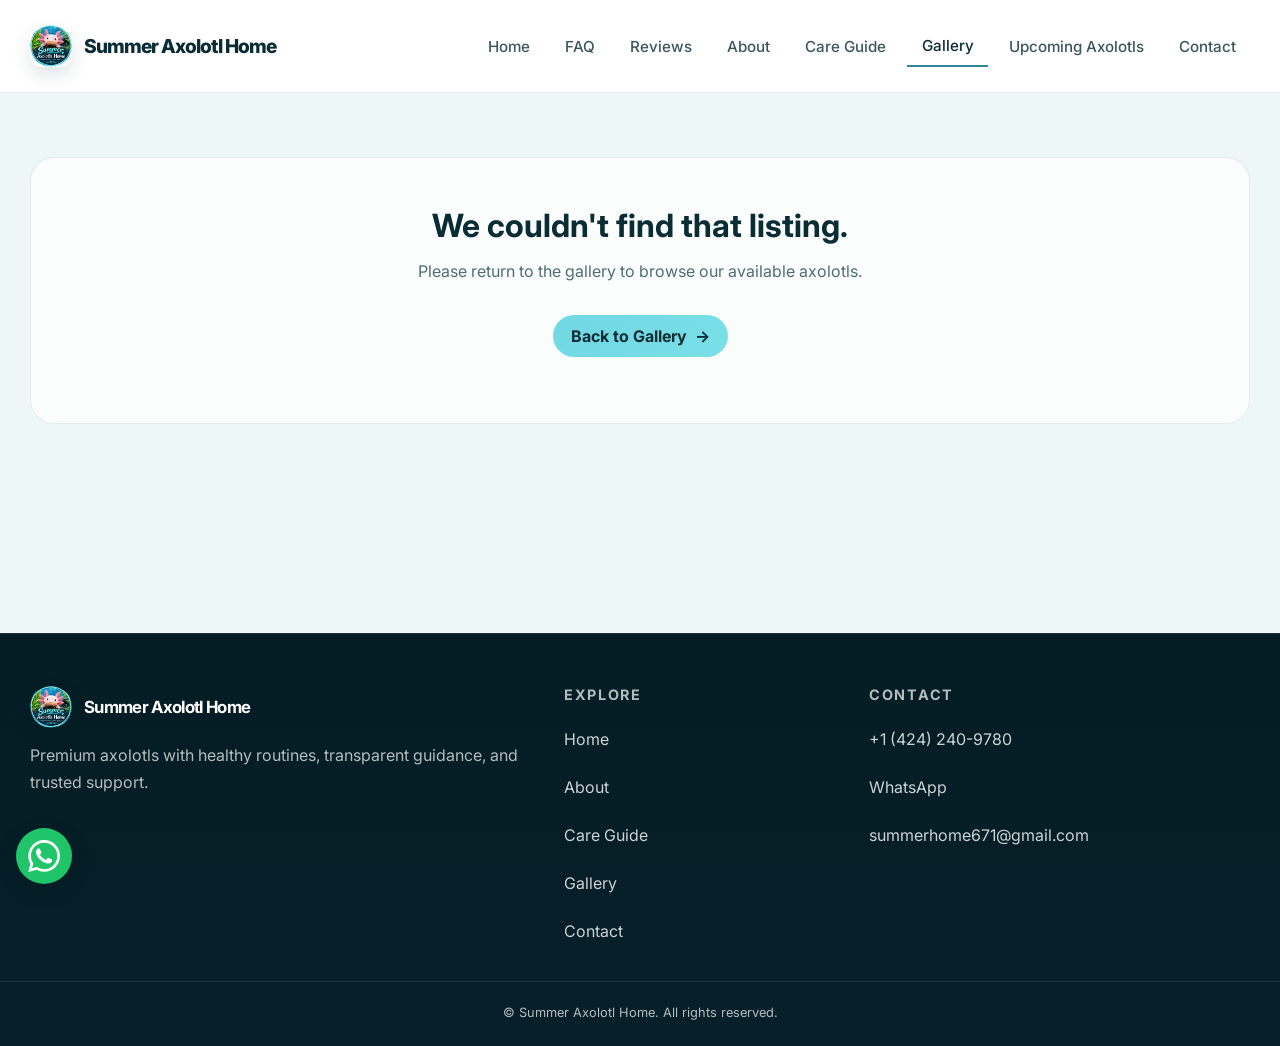
<file: home/product.html>
<!DOCTYPE html>
<html lang="en">
  <head>
    <meta charset="UTF-8" />
    <meta name="viewport" content="width=device-width, initial-scale=1.0" />
    <title>Axolotl Details | Summer Axolotl Home</title>
    <meta name="description" content="View an axolotl listing from Summer Axolotl Home." />
    <link rel="icon" type="image/png" href="../image/logo.png" />
    <link rel="preconnect" href="https://fonts.googleapis.com" />
    <link rel="preconnect" href="https://fonts.gstatic.com" crossorigin />
    <link
      href="https://fonts.googleapis.com/css2?family=Inter:wght@400;500;600;700;800&display=swap"
      rel="stylesheet"
    />
    <link rel="stylesheet" href="../css/gallery.css" />
    <link rel="stylesheet" href="../css/navigation.css" />
    <link rel="stylesheet" href="../css/footer.css" />
    <link rel="stylesheet" href="../css/floating-actions.css" />
  </head>
  <body>
    <header class="topbar">
      <div class="container nav-shell">
        <a class="brand-wrap" href="index.html" aria-label="Summer Axolotl Home">
          <img class="brand-logo" src="../image/logo.png" alt="" />
          <span class="brand-name">Summer Axolotl Home</span>
        </a>

        <button class="nav-toggle" aria-expanded="false" aria-controls="main-nav" aria-label="Open navigation menu" type="button">
          <span aria-hidden="true"></span>
          <span aria-hidden="true"></span>
          <span aria-hidden="true"></span>
        </button>

        <nav class="main-nav" id="main-nav" aria-label="Main navigation">
          <a href="index.html">Home</a>
          <a href="index.html#faq">FAQ</a>
          <a href="index.html#reviews">Reviews</a>
          <a href="about.html">About</a>
          <a href="catalogue.html">Care Guide</a>
          <a href="gallery.html" class="active">Gallery</a>
          <a href="upcoming.html">Upcoming Axolotls</a>
          <a href="contact.html">Contact</a>
        </nav>
      </div>
    </header>

    <main class="product-detail-page">
      <div class="container" id="product-detail" aria-live="polite">
        <p class="product-detail-message">Loading axolotl details…</p>
      </div>
    </main>

    <footer class="site-footer">
      <div class="container footer-grid">
        <div class="footer-brand">
          <a href="index.html" class="brand brand-footer" aria-label="Summer Axolotl Home home">
            <img src="../image/logo.png" alt="Summer Axolotl Home logo" class="brand-logo" />
            <span>Summer Axolotl Home</span>
          </a>
          <p>Premium axolotls with healthy routines, transparent guidance, and trusted support.</p>
        </div>

        <div class="footer-links">
          <h3>Explore</h3>
          <ul>
            <li><a href="index.html">Home</a></li>
            <li><a href="about.html">About</a></li>
            <li><a href="catalogue.html">Care Guide</a></li>
            <li><a href="gallery.html">Gallery</a></li>
            <li><a href="contact.html">Contact</a></li>
          </ul>
        </div>

        <div class="footer-links">
          <h3>Contact</h3>
          <ul>
            <li><a href="tel:+14242409780">+1 (424) 240-9780</a></li>
            <li><a href="https://wa.me/14242409780?text=Hello%20Summer%20Axolotl%20Home" target="_blank" rel="noreferrer">WhatsApp</a></li>
            <li><a href="mailto:summerhome671@gmail.com">summerhome671@gmail.com</a></li>
          </ul>
        </div>
      </div>

      <div class="footer-bottom">
        <div class="container">
          <p>© <span id="year"></span> Summer Axolotl Home. All rights reserved.</p>
        </div>
      </div>
    </footer>

    <script src="../js/gallery-products.js"></script>
    <script src="../js/product-details.js"></script>
    <script src="../js/navigation.js"></script>
    <script src="../js/floating-actions.js"></script>
  </body>
</html>
</file>
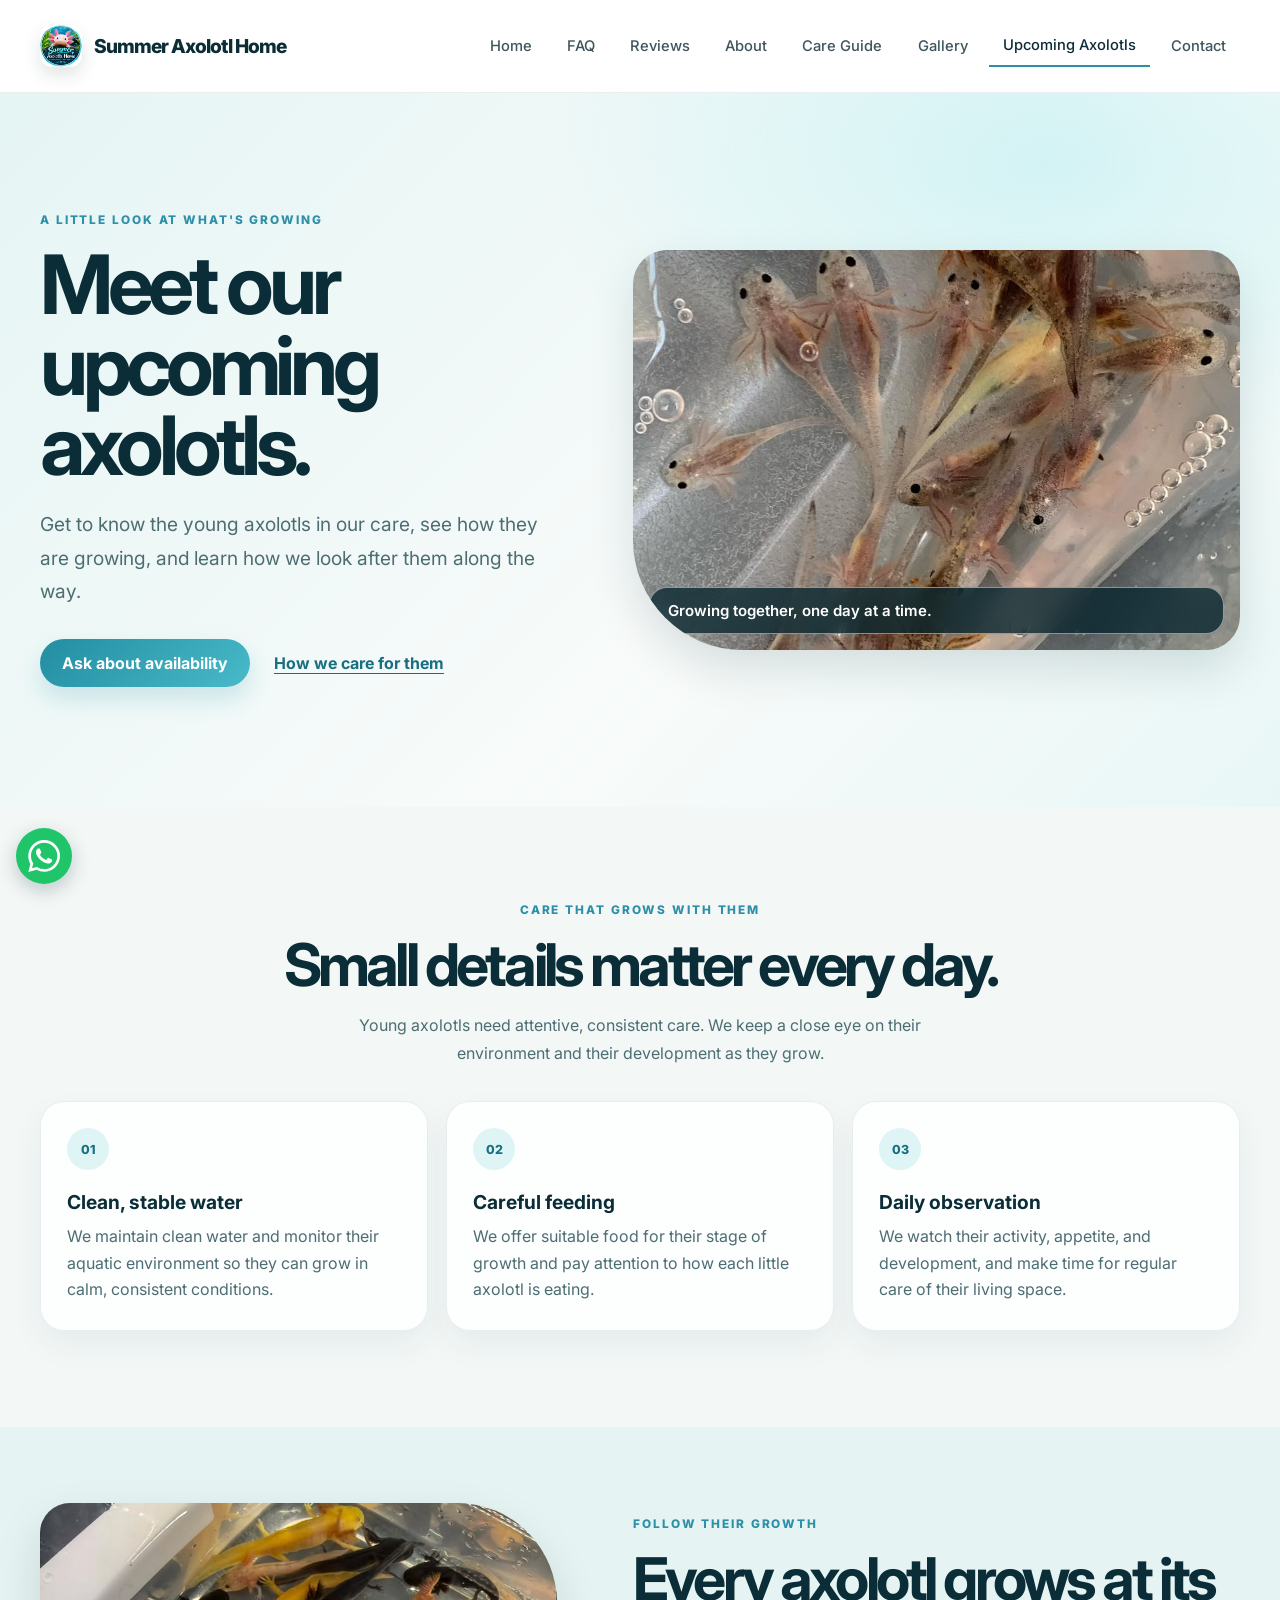
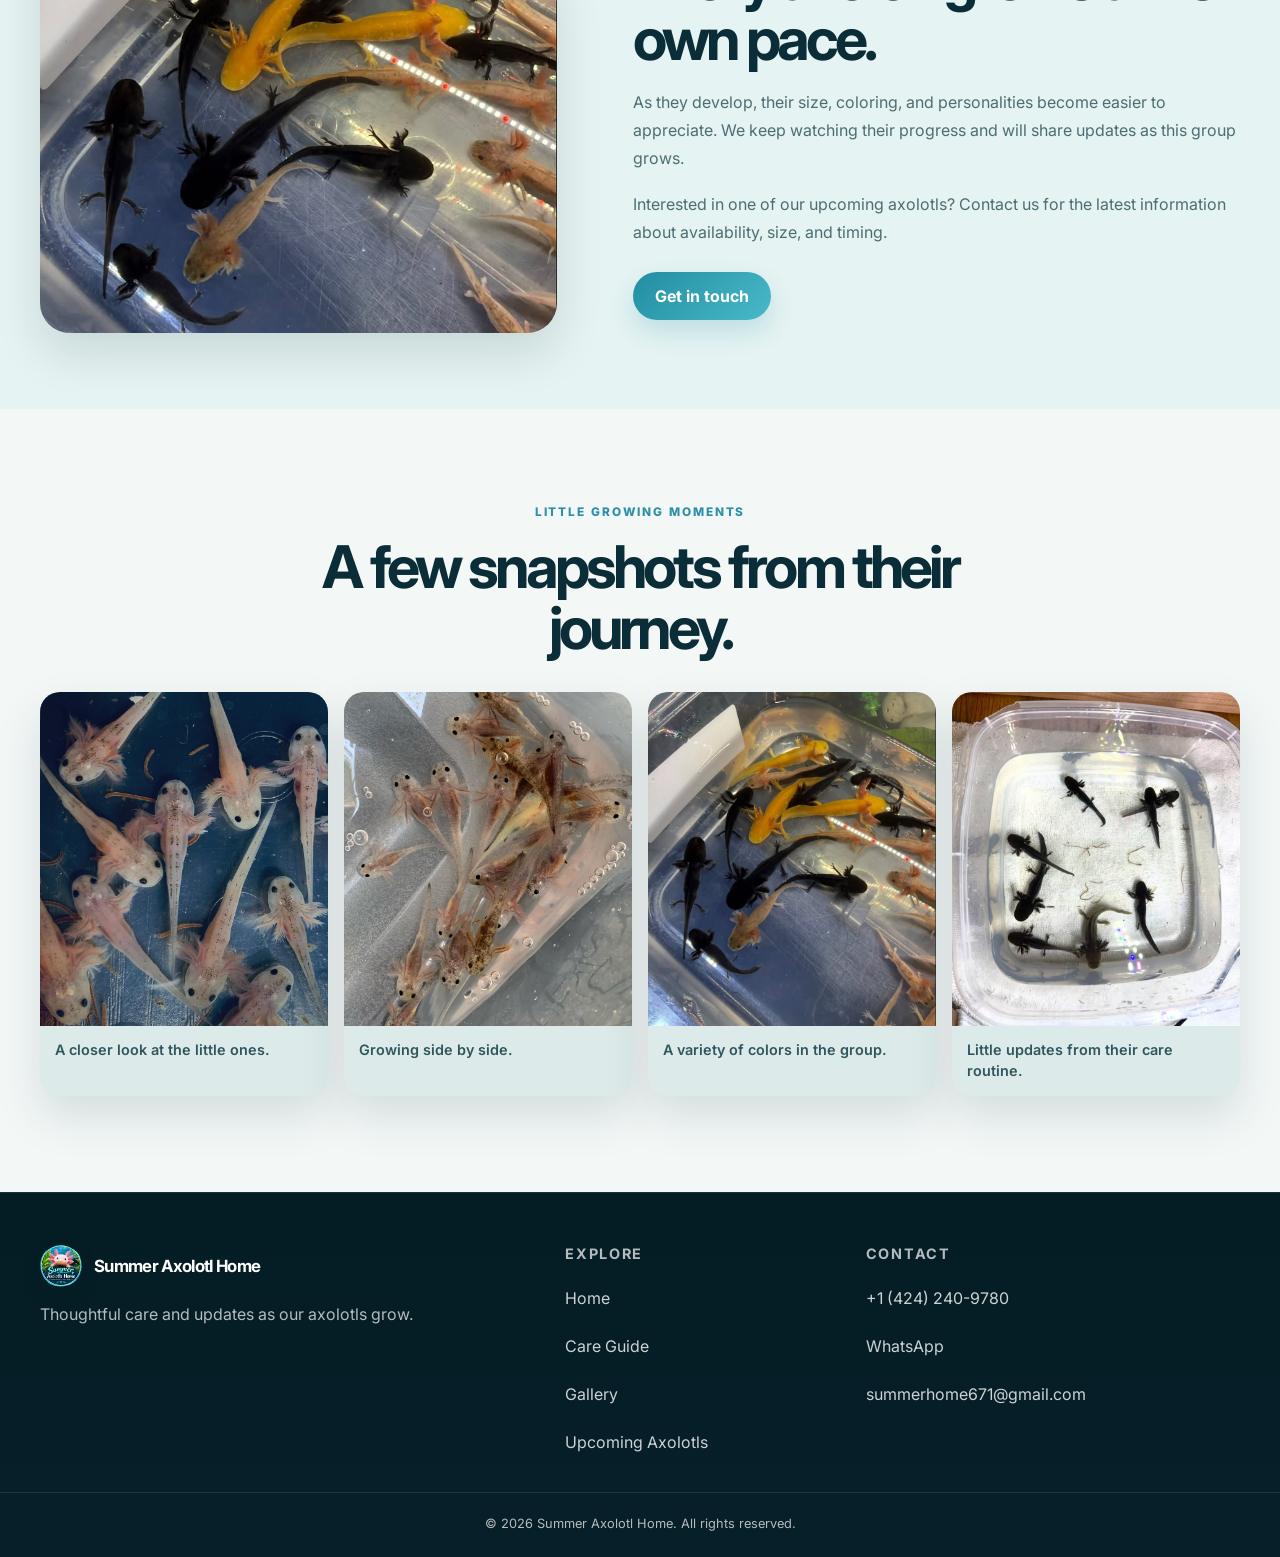
<file: home/upcoming.html>
<!DOCTYPE html>
<html lang="en">
  <head>
    <meta charset="UTF-8" />
    <meta name="viewport" content="width=device-width, initial-scale=1.0" />
    <title>Upcoming Axolotls | Summer Axolotl Home</title>
    <meta
      name="description"
      content="See our upcoming axolotls, learn about their care, and follow their growth at Summer Axolotl Home."
    />
    <link rel="icon" type="image/png" href="../image/logo.png" />
    <link rel="preconnect" href="https://fonts.googleapis.com" />
    <link rel="preconnect" href="https://fonts.gstatic.com" crossorigin />
    <link
      href="https://fonts.googleapis.com/css2?family=Inter:wght@400;500;600;700;800&display=swap"
      rel="stylesheet"
    />
    <link rel="stylesheet" href="../css/about.css" />
    <link rel="stylesheet" href="../css/upcoming.css" />
    <link rel="stylesheet" href="../css/navigation.css" />
    <link rel="stylesheet" href="../css/footer.css" />
    <link rel="stylesheet" href="../css/floating-actions.css" />
  </head>
  <body>
    <header class="site-header">
      <div class="container nav-shell">
        <a href="index.html" class="brand" aria-label="Summer Axolotl Home">
          <img class="brand-logo" src="../image/logo.png" alt="" />
          <span class="brand-name">Summer Axolotl Home</span>
        </a>

        <button
          class="nav-toggle"
          aria-expanded="false"
          aria-controls="site-nav"
          aria-label="Open navigation menu"
          type="button"
        >
          <span aria-hidden="true"></span>
          <span aria-hidden="true"></span>
          <span aria-hidden="true"></span>
        </button>

        <nav class="site-nav" id="site-nav" aria-label="Main navigation">
          <a href="index.html">Home</a>
          <a href="index.html#faq">FAQ</a>
          <a href="index.html#reviews">Reviews</a>
          <a href="about.html">About</a>
          <a href="catalogue.html">Care Guide</a>
          <a href="gallery.html">Gallery</a>
          <a href="upcoming.html" class="active">Upcoming Axolotls</a>
          <a href="contact.html">Contact</a>
        </nav>
      </div>
    </header>

    <main class="upcoming-page">
      <section class="upcoming-hero">
        <div class="container upcoming-hero-grid">
          <div class="upcoming-hero-copy">
            <p class="eyebrow">A LITTLE LOOK AT WHAT'S GROWING</p>
            <h1>Meet our upcoming axolotls.</h1>
            <p class="upcoming-lead">
              Get to know the young axolotls in our care, see how they are growing,
              and learn how we look after them along the way.
            </p>
            <div class="upcoming-actions">
              <a class="upcoming-button" href="contact.html">Ask about availability</a>
              <a class="upcoming-text-link" href="#care-and-growth">How we care for them</a>
            </div>
          </div>

          <figure class="upcoming-feature">
            <img
              src="../image/upcoming-axolotls/WhatsApp%20Image%202026-10-31%20at%2012.00.23.jpeg"
              alt="A group of young axolotls in their rearing tub"
            />
            <figcaption>Growing together, one day at a time.</figcaption>
          </figure>
        </div>
      </section>

      <section class="care-section" id="care-and-growth">
        <div class="container">
          <div class="upcoming-section-heading">
            <p class="eyebrow">CARE THAT GROWS WITH THEM</p>
            <h2>Small details matter every day.</h2>
            <p>
              Young axolotls need attentive, consistent care. We keep a close eye
              on their environment and their development as they grow.
            </p>
          </div>

          <div class="care-card-grid">
            <article class="care-card">
              <span class="care-card-number" aria-hidden="true">01</span>
              <h3>Clean, stable water</h3>
              <p>
                We maintain clean water and monitor their aquatic environment so
                they can grow in calm, consistent conditions.
              </p>
            </article>
            <article class="care-card">
              <span class="care-card-number" aria-hidden="true">02</span>
              <h3>Careful feeding</h3>
              <p>
                We offer suitable food for their stage of growth and pay attention
                to how each little axolotl is eating.
              </p>
            </article>
            <article class="care-card">
              <span class="care-card-number" aria-hidden="true">03</span>
              <h3>Daily observation</h3>
              <p>
                We watch their activity, appetite, and development, and make time
                for regular care of their living space.
              </p>
            </article>
          </div>
        </div>
      </section>

      <section class="growth-section">
        <div class="container growth-grid">
          <figure class="growth-feature">
            <img
              src="../image/upcoming-axolotls/WhatsApp%20Image%202026-10-31%20at%2012.00.27.jpeg"
              alt="Young axolotls with different colors in a tank"
              loading="lazy"
              decoding="async"
            />
          </figure>
          <div class="growth-copy">
            <p class="eyebrow">FOLLOW THEIR GROWTH</p>
            <h2>Every axolotl grows at its own pace.</h2>
            <p>
              As they develop, their size, coloring, and personalities become
              easier to appreciate. We keep watching their progress and will share
              updates as this group grows.
            </p>
            <p>
              Interested in one of our upcoming axolotls? Contact us for the
              latest information about availability, size, and timing.
            </p>
            <a class="upcoming-button" href="mailto:summerhome671@gmail.com">Get in touch</a>
          </div>
        </div>
      </section>

      <section class="photo-updates">
        <div class="container">
          <div class="upcoming-section-heading">
            <p class="eyebrow">LITTLE GROWING MOMENTS</p>
            <h2>A few snapshots from their journey.</h2>
          </div>

          <div class="upcoming-photo-grid">
            <figure>
              <img
                src="../image/upcoming-axolotls/WhatsApp%20Image%202026-10-31%20at%2012.00.20.jpeg"
                alt="Young pale axolotls swimming in their tank"
                loading="lazy"
                decoding="async"
              />
              <figcaption>A closer look at the little ones.</figcaption>
            </figure>
            <figure>
              <img
                src="../image/upcoming-axolotls/WhatsApp%20Image%202026-10-31%20at%2012.00.23.jpeg"
                alt="Several young axolotls gathered together"
                loading="lazy"
                decoding="async"
              />
              <figcaption>Growing side by side.</figcaption>
            </figure>
            <figure>
              <img
                src="../image/upcoming-axolotls/WhatsApp%20Image%202026-10-31%20at%2012.00.27.jpeg"
                alt="A mix of golden, dark, and pale axolotls"
                loading="lazy"
                decoding="async"
              />
              <figcaption>A variety of colors in the group.</figcaption>
            </figure>
            <figure>
              <img
                src="../image/upcoming-axolotls/WhatsApp%20Image%202026-10-31%20at%2012.00.29.jpeg"
                alt="Dark young axolotls in a clean shallow tub"
                loading="lazy"
                decoding="async"
              />
              <figcaption>Little updates from their care routine.</figcaption>
            </figure>
          </div>
        </div>
      </section>
    </main>

    <footer class="site-footer">
      <div class="container footer-grid">
        <div class="footer-brand">
          <a href="index.html" class="brand brand-footer" aria-label="Summer Axolotl Home home">
            <img src="../image/logo.png" alt="" class="brand-logo" />
            <span>Summer Axolotl Home</span>
          </a>
          <p>Thoughtful care and updates as our axolotls grow.</p>
        </div>

        <div class="footer-links">
          <h3>Explore</h3>
          <ul>
            <li><a href="index.html">Home</a></li>
            <li><a href="catalogue.html">Care Guide</a></li>
            <li><a href="gallery.html">Gallery</a></li>
            <li><a href="upcoming.html">Upcoming Axolotls</a></li>
          </ul>
        </div>

        <div class="footer-links">
          <h3>Contact</h3>
          <ul>
            <li><a href="tel:+14242409780">+1 (424) 240-9780</a></li>
            <li><a href="https://wa.me/14242409780?text=Hello%20Summer%20Axolotl%20Home" target="_blank" rel="noreferrer">WhatsApp</a></li>
            <li><a href="mailto:summerhome671@gmail.com">summerhome671@gmail.com</a></li>
          </ul>
        </div>
      </div>

      <div class="footer-bottom">
        <div class="container">
          <p>© <span id="year"></span> Summer Axolotl Home. All rights reserved.</p>
        </div>
      </div>
    </footer>

    <script src="../js/about.js"></script>
    <script src="../js/navigation.js"></script>
    <script src="../js/floating-actions.js"></script>
  </body>
</html>
</file>
<file: css/about.css>
:root {
  --page-bg: #ecf5f4;
  --header-bg: #ffffff;
  --shell-bg: #eaf7f7;
  --panel-bg: #dff4f5;
  --navy: #0a2d37;
  --text: #0c2b33;
  --muted: #4d6d73;
  --light: #fefdfd;
  --teal: #77dfe8;
  --teal-deep: #2e8fa8;
  --pink: #f5b5d8;
  --rust: #d1b3a7;
  --shadow: 0 18px 30px rgba(9, 41, 45, 0.08);
  --ios-ease: cubic-bezier(0.22, 1, 0.36, 1);
}

* {
  box-sizing: border-box;
}

html {
  scroll-behavior: smooth;
}

body {
  margin: 0;
  font-family: "Inter", sans-serif;
  background: var(--page-bg);
  color: var(--text);
}

img {
  display: block;
  max-width: 100%;
}

a {
  text-decoration: none;
  color: inherit;
  transition: color 0.28s var(--ios-ease), transform 0.28s var(--ios-ease), background-color 0.28s var(--ios-ease), border-color 0.28s var(--ios-ease), box-shadow 0.28s var(--ios-ease);
}

button {
  font: inherit;
  transition: transform 0.28s var(--ios-ease), box-shadow 0.28s var(--ios-ease), opacity 0.28s var(--ios-ease);
}

.container {
  width: min(1200px, calc(100% - 32px));
  margin: 0 auto;
}

.site-header {
  background: rgba(255,255,255,0.96);
  border-bottom: 1px solid rgba(12, 43, 51, 0.08);
}

.nav-shell {
  min-height: 92px;
  display: flex;
  align-items: center;
  justify-content: space-between;
  gap: 18px;
}

.brand {
  display: inline-flex;
  align-items: center;
  gap: 12px;
  color: #0b2d36;
}

.brand-logo {
  width: 40px;
  height: 40px;
  object-fit: cover;
  border-radius: 12px;
  box-shadow: 0 8px 18px rgba(9, 41, 45, 0.12);
}

.brand-mark {
  position: relative;
  width: 40px;
  height: 40px;
  display: inline-block;
  border-radius: 50%;
  background: linear-gradient(135deg, #d9f0f0, #bce7ee);
  box-shadow: inset 0 0 0 2px rgba(255,255,255,0.55);
}

.brand-mark::before,
.brand-mark::after {
  content: "";
  position: absolute;
  inset: 7px 16px 7px 16px;
  border-radius: 999px;
  border: 3px solid rgba(12, 43, 51, 0.8);
  transform: rotate(28deg);
}

.brand-mark::after {
  inset: 16px 7px 7px 16px;
  transform: rotate(-28deg);
}

.brand-name {
  font-size: clamp(1.15rem, 1.5vw, 1.8rem);
  letter-spacing: -0.05em;
  font-weight: 800;
  line-height: 1.15;
}

.site-nav {
  display: flex;
  align-items: center;
  justify-content: center;
  gap: 8px;
  flex-wrap: wrap;
}

.site-nav a {
  display: inline-flex;
  align-items: center;
  justify-content: center;
  min-height: 42px;
  padding: 0 16px;
  border-radius: 999px;
  color: rgba(12,43,51,0.8);
  font-size: 0.92rem;
  font-weight: 500;
}

.site-nav a.active {
  color: #0b2d36;
  border-bottom: 2px solid var(--teal-deep);
  border-radius: 0;
}

.nav-toggle {
  display: none;
  width: 42px;
  height: 42px;
  border: 1px solid rgba(12, 43, 51, 0.12);
  border-radius: 50%;
  background: rgba(255,255,255,0.4);
  color: var(--navy);
  padding: 0;
  align-items: center;
  justify-content: center;
  flex-direction: column;
  gap: 5px;
}

.nav-toggle span {
  display: block;
  width: 18px;
  height: 2px;
  background: currentColor;
  border-radius: 2px;
}

.about-page {
  background: var(--page-bg);
}

.about-intro {
  background: var(--shell-bg);
  min-height: 600px;
  display: flex;
  align-items: center;
}

.intro-grid {
  display: grid;
  grid-template-columns: 1fr 1fr;
  gap: 32px;
  align-items: center;
  padding: 50px 0 36px;
}

.about-copy {
  padding-left: 12px;
}

.eyebrow {
  margin: 0 0 18px;
  font-size: 0.74rem;
  letter-spacing: 0.16em;
  text-transform: uppercase;
  font-weight: 800;
  color: var(--teal-deep);
}

.eyebrow-dark {
  color: var(--teal-deep);
}

.about-copy h1 {
  margin: 0;
  color: var(--navy);
  font-size: clamp(3.7rem, 6vw, 7rem);
  line-height: 0.88;
  letter-spacing: -0.09em;
}

.about-copy p:last-child {
  max-width: 560px;
  margin: 24px 0 0;
  color: rgba(12, 43, 51, 0.78);
  font-size: 1.08rem;
  line-height: 1.7;
}

.intro-visual {
  display: flex;
  align-items: center;
  justify-content: center;
}

.axolotl-blob {
  position: relative;
  width: min(100%, 700px);
  height: 420px;
  border-radius: 42% 58% 48% 52% / 52% 35% 65% 48%;
  overflow: hidden;
  background: rgba(117, 205, 214, 0.22);
  box-shadow: var(--shadow);
}

.axolotl-blob img {
  width: 100%;
  height: 100%;
  object-fit: cover;
}

.mission-band {
  padding: 32px 0 20px;
}

.mission-grid {
  display: grid;
  grid-template-columns: 1.08fr 0.92fr;
  gap: 38px;
  align-items: center;
  background: rgba(220, 245, 246, 0.5);
  border-radius: 28px;
  padding: 20px 22px 24px;
}

.mission-media {
  overflow: hidden;
  border-radius: 28px;
  background: #d9e8e8;
  box-shadow: var(--shadow);
}

.mission-media img {
  width: 100%;
  height: 380px;
  object-fit: cover;
}

.mission-copy {
  max-width: 560px;
}

.mission-copy h2 {
  margin: 0;
  color: var(--navy);
  font-size: clamp(2.4rem, 3vw, 4rem);
  line-height: 0.96;
  letter-spacing: -0.07em;
}

.mission-copy p {
  margin: 16px 0 0;
  color: var(--muted);
  line-height: 1.7;
}

.learn-btn {
  margin-top: 24px;
  display: inline-flex;
  align-items: center;
  justify-content: center;
  min-height: 46px;
  padding: 0 22px;
  border-radius: 999px;
  font-weight: 700;
  background: linear-gradient(135deg, #2f9bb0, #54b8c7);
  color: #fff;
}

.learn-btn span {
  margin-left: 8px;
}

.values-band {
  padding: 54px 0 30px;
}

.values-wrap {
  background: rgba(209, 240, 244, 0.7);
  border-radius: 28px;
  padding: 28px 26px 12px;
}

.values-label {
  margin-bottom: 10px;
}

.values-wrap h2 {
  margin: 0;
  font-size: clamp(2.5rem, 4vw, 4rem);
  line-height: 1;
  letter-spacing: -0.08em;
  color: var(--navy);
}

.values-lead {
  margin: 16px 0 22px;
  max-width: 760px;
  color: var(--muted);
  line-height: 1.7;
}

.values-grid {
  display: grid;
  grid-template-columns: repeat(4, minmax(0, 1fr));
  gap: 18px;
}

.value-item {
  padding: 18px 16px 18px;
  border-radius: 20px;
  background: rgba(255,255,255,0.28);
  border: 1px solid rgba(12, 43, 51, 0.08);
  text-align: center;
}

.value-icon {
  width: 68px;
  height: 68px;
  display: inline-flex;
  align-items: center;
  justify-content: center;
  border-radius: 50%;
  background: rgba(255,255,255,0.52);
  color: var(--navy);
  margin-bottom: 10px;
  box-shadow: inset 0 0 0 1px rgba(12, 43, 51, 0.05);
}

.value-icon svg,
.card-icon svg,
.contact-badge svg,
.socials span svg {
  width: 24px;
  height: 24px;
  stroke: currentColor;
  fill: none;
  stroke-width: 1.8;
  stroke-linecap: round;
  stroke-linejoin: round;
}

.value-item h3 {
  margin: 0;
  color: var(--navy);
  font-size: 1.2rem;
}

.value-item p {
  margin: 8px 0 0;
  color: var(--muted);
  line-height: 1.5;
}

.story-band {
  padding: 34px 0 52px;
}

.story-grid {
  display: grid;
  grid-template-columns: 0.9fr 1.1fr;
  gap: 34px;
  align-items: center;
}

.story-copy h2 {
  margin: 0;
  color: var(--navy);
  font-size: clamp(3rem, 4vw, 4.8rem);
  line-height: 0.96;
  letter-spacing: -0.08em;
}

.story-copy p {
  margin: 18px 0 0;
  color: var(--muted);
  line-height: 1.7;
}

.story-note {
  font-weight: 600;
  color: var(--navy) !important;
}

.story-visual {
  position: relative;
  display: flex;
  align-items: center;
  justify-content: center;
}

.story-blob {
  position: relative;
  width: min(100%, 620px);
  height: 420px;
  overflow: hidden;
  border-radius: 48% 52% 57% 43% / 49% 38% 62% 51%;
  background: rgba(117, 205, 214, 0.18);
  box-shadow: var(--shadow);
}

.story-blob img {
  width: 100%;
  height: 100%;
  object-fit: cover;
}

.story-tag {
  position: absolute;
  right: -4px;
  bottom: 38px;
  padding: 8px 14px;
  border-radius: 999px;
  background: rgba(255,255,255,0.1);
  border: 1px solid rgba(12, 43, 51, 0.1);
  color: var(--navy);
  font-size: 1.06rem;
  line-height: 1.2;
  letter-spacing: -0.04em;
  transform: rotate(6deg);
}

.contact-page {
  background: linear-gradient(180deg, #edf8f8 0%, #ecf5f4 100%);
}

.contact-hero {
  position: relative;
  width: 100vw;
  margin-left: calc(50% - 50vw);
  background: var(--shell-bg);
  color: var(--navy);
  overflow: hidden;
}

.contact-hero::before {
  content: "";
  position: absolute;
  inset: 0;
  background: linear-gradient(90deg, rgba(234, 247, 247, 0.94) 0%, rgba(234, 247, 247, 0.82) 22%, rgba(234, 247, 247, 0.54) 40%, rgba(234, 247, 247, 0.16) 72%, rgba(234, 247, 247, 0.04) 100%);
  z-index: 0;
}

.contact-hero::after {
  content: "";
  position: absolute;
  left: 0;
  right: 0;
  bottom: -1px;
  height: 80px;
  background: linear-gradient(180deg, rgba(234, 247, 247, 0), rgba(234, 247, 247, 1));
  z-index: 1;
  pointer-events: none;
}

.contact-hero-grid {
  position: relative;
  z-index: 2;
  display: grid;
  grid-template-columns: 0.96fr 1.04fr;
  gap: 30px;
  align-items: center;
  min-height: 540px;
  width: 100vw;
  max-width: none;
  margin: 0;
  padding: 24px 0 10px;
}

.contact-copy {
  position: relative;
  z-index: 2;
  padding: 32px 0 38px clamp(20px, 4vw, 68px);
}

.contact-copy h1 {
  margin: 0;
  color: var(--navy);
  font-size: clamp(3rem, 4vw, 5.2rem);
  line-height: 0.93;
  letter-spacing: -0.08em;
  max-width: 620px;
}

.contact-copy p {
  margin: 20px 0 0;
  color: rgba(12, 43, 51, 0.78);
  font-size: 1.02rem;
  line-height: 1.7;
  max-width: 560px;
}

.contact-actions {
  display: flex;
  flex-wrap: wrap;
  gap: 14px;
  margin-top: 28px;
}

.primary-contact-btn,
.secondary-contact-btn {
  display: inline-flex;
  align-items: center;
  justify-content: center;
  min-height: 48px;
  padding: 0 22px;
  border-radius: 999px;
  font-weight: 700;
  transition: transform 0.28s var(--ios-ease), box-shadow 0.28s var(--ios-ease), background 0.28s var(--ios-ease), color 0.28s var(--ios-ease);
}

.primary-contact-btn {
  background: linear-gradient(135deg, #2e8fa8, #7ad8eb 100%);
  color: #fff;
  box-shadow: 0 14px 24px rgba(46, 143, 168, 0.25);
}

.primary-contact-btn:hover,
.secondary-contact-btn:hover,
.contact-card:hover {
  transform: translateY(-2px);
}

.secondary-contact-btn {
  background: rgba(255,255,255,0.7);
  border: 1px solid rgba(12, 43, 51, 0.08);
  color: var(--navy);
}

.contact-badge {
  display: inline-flex;
  align-items: center;
  justify-content: center;
  width: 28px;
  height: 28px;
  border-radius: 50%;
  background: rgba(255,255,255,0.2);
  margin-right: 8px;
}

.wa-badge,
.wa-card-icon,
.socials .wa-icon {
  background: #25d366;
  border-color: transparent;
  color: #fff;
}

.contact-badge svg,
.card-icon.wa-card-icon svg,
.socials .wa-icon svg {
  width: 16px;
  height: 16px;
}

.contact-visual {
  position: absolute;
  inset: 0;
  z-index: 0;
}

.contact-image-wrap {
  position: absolute;
  inset: 0;
  width: 100vw;
  height: 100%;
  border-radius: 0;
  overflow: hidden;
  box-shadow: none;
  border: none;
  background: rgba(255,255,255,0.06);
}

.contact-image-wrap img {
  width: 100%;
  height: 100%;
  min-height: 540px;
  object-fit: cover;
  display: block;
  opacity: 0.28;
  filter: saturate(0.7) contrast(1.08) brightness(0.9) blur(0.2px);
  transform: scale(1.06);
}

.contact-info-band {
  padding: 18px 0 72px;
}

.contact-cards {
  display: grid;
  grid-template-columns: repeat(3, minmax(0, 1fr));
  gap: 22px;
}

.contact-card {
  background: rgba(255,255,255,0.7);
  border: 1px solid rgba(12, 43, 51, 0.08);
  border-radius: 24px;
  padding: 26px 20px 22px;
  text-align: center;
  box-shadow: 0 14px 24px rgba(5, 30, 36, 0.06);
}

.card-icon {
  width: 62px;
  height: 62px;
  display: inline-flex;
  align-items: center;
  justify-content: center;
  border-radius: 18px;
  background: linear-gradient(135deg, rgba(46, 143, 168, 0.12), rgba(122, 216, 235, 0.18));
  margin-bottom: 14px;
  color: var(--teal-deep);
}

.card-icon svg {
  width: 26px;
  height: 26px;
}

.contact-card h3 {
  margin: 0 0 12px;
  color: var(--navy);
  font-size: 1.2rem;
}

.contact-card a {
  color: var(--teal-deep);
  font-weight: 700;
  text-decoration: none;
}

.whatsapp-card {
  background: linear-gradient(180deg, rgba(122, 216, 235, 0.12), rgba(255,255,255,0.7));
}

.site-footer {
  background: linear-gradient(180deg, #041d24 0%, #071f29 100%);
  color: rgba(255,255,255,0.8);
  padding: 52px 0 18px;
  border-top: 1px solid rgba(255,255,255,0.08);
}

.footer-shell,
.footer-grid {
  display: grid;
  grid-template-columns: 1.4fr 0.8fr 1fr;
  gap: 28px;
  align-items: start;
}

.footer-brand {
  display: grid;
  gap: 14px;
  color: #fff;
}

.footer-brand .brand {
  display: inline-flex;
  align-items: center;
  gap: 12px;
  color: #fff;
}

.footer-brand .brand span {
  font-size: 1.05rem;
  font-weight: 700;
  letter-spacing: -0.04em;
}

.footer-brand p,
.footer-links p,
.footer-bottom p {
  margin: 0;
  color: rgba(255,255,255,0.7);
  line-height: 1.7;
}

.footer-links h3 {
  margin: 0 0 14px;
  font-size: 0.9rem;
  letter-spacing: 0.12em;
  text-transform: uppercase;
  color: rgba(255,255,255,0.7);
}

.footer-links ul {
  list-style: none;
  padding: 0;
  margin: 0;
  display: grid;
  gap: 10px;
}

.footer-links a,
.footer-nav a,
.footer-brand a {
  color: rgba(255,255,255,0.8);
  text-decoration: none;
}

.footer-links a:hover,
.footer-nav a:hover,
.footer-brand a:hover {
  color: #fff;
}

.footer-nav {
  display: flex;
  align-items: center;
  justify-content: center;
  gap: 10px;
  flex-wrap: wrap;
}

.footer-nav a {
  font-size: 0.8rem;
  opacity: 0.9;
}

.socials {
  display: flex;
  align-items: center;
  justify-content: flex-start;
  gap: 10px;
}

.socials span {
  width: 30px;
  height: 30px;
  display: inline-flex;
  align-items: center;
  justify-content: center;
  border: 1px solid rgba(255,255,255,0.14);
  border-radius: 50%;
  color: rgba(255,255,255,0.9);
  background: rgba(255,255,255,0.03);
}

.socials span svg {
  width: 14px;
  height: 14px;
  stroke: currentColor;
  fill: none;
}

.footer-copy,
.footer-bottom {
  margin-top: 18px;
  padding-top: 18px;
  border-top: 1px solid rgba(255,255,255,0.1);
  text-align: center;
  color: rgba(255,255,255,0.6);
  font-size: 0.8rem;
}

@media (prefers-reduced-motion: reduce) {
  *, *::before, *::after {
    animation-duration: 0.01ms !important;
    animation-iteration-count: 1 !important;
    transition-duration: 0.01ms !important;
    scroll-behavior: auto !important;
  }
}

@media (max-width: 980px) {
  .contact-hero-grid,
  .contact-cards,
  .intro-grid,
  .mission-grid,
  .story-grid,
  .values-grid,
  .footer-shell {
    grid-template-columns: 1fr;
  }

  .about-copy {
    padding-left: 0;
  }

  .values-grid {
    grid-template-columns: repeat(2, minmax(0, 1fr));
  }

  .footer-shell {
    text-align: center;
  }
}

@media (max-width: 700px) {
  .nav-shell {
    position: relative;
    min-height: 76px;
  }

  .site-nav {
    position: absolute;
    top: calc(100% + 10px);
    left: 0;
    right: 0;
    display: none;
    flex-direction: column;
    align-items: stretch;
    gap: 8px;
    padding: 14px;
    background: rgba(255,255,255,0.96);
    border: 1px solid rgba(12, 43, 51, 0.08);
    border-radius: 18px;
    box-shadow: var(--shadow);
    z-index: 20;
  }

  .site-nav.is-open {
    display: flex;
  }

  .site-nav a {
    width: 100%;
    text-align: center;
    padding: 12px 14px;
  }

  .nav-toggle {
    display: inline-flex;
  }

  .contact-copy h1 {
    font-size: clamp(2.5rem, 14vw, 4.1rem);
  }

  .contact-image-wrap img {
    min-height: 300px;
  }

  .contact-actions {
    flex-direction: column;
    align-items: stretch;
  }

  .primary-contact-btn,
  .secondary-contact-btn {
    width: 100%;
  }

  .about-copy h1 {
    font-size: clamp(2.8rem, 14vw, 4.8rem);
  }

  .axolotl-blob,
  .story-blob {
    height: 320px;
  }

  .values-grid {
    grid-template-columns: 1fr;
  }

  .story-tag {
    right: 10px;
    bottom: 10px;
    font-size: 0.92rem;
  }
}

@media (max-width: 980px) {
  .intro-grid,
  .mission-grid,
  .story-grid,
  .values-grid,
  .footer-shell {
    grid-template-columns: 1fr;
  }

  .about-copy {
    padding-left: 0;
  }

  .values-grid {
    grid-template-columns: repeat(2, minmax(0, 1fr));
  }

  .footer-shell {
    text-align: center;
  }
}

@media (max-width: 700px) {
  .nav-shell {
    position: relative;
    min-height: 76px;
  }

  .site-nav {
    position: absolute;
    top: calc(100% + 10px);
    left: 0;
    right: 0;
    display: none;
    flex-direction: column;
    align-items: stretch;
    gap: 8px;
    padding: 14px;
    background: rgba(255,255,255,0.96);
    border: 1px solid rgba(12, 43, 51, 0.08);
    border-radius: 18px;
    box-shadow: var(--shadow);
    z-index: 20;
  }

  .site-nav.is-open {
    display: flex;
  }

  .site-nav a {
    width: 100%;
    text-align: center;
    padding: 12px 14px;
  }

  .nav-toggle {
    display: inline-flex;
  }

  .about-copy h1 {
    font-size: clamp(2.8rem, 14vw, 4.8rem);
  }

  .axolotl-blob,
  .story-blob {
    height: 320px;
  }

  .values-grid {
    grid-template-columns: 1fr;
  }

  .story-tag {
    right: 10px;
    bottom: 10px;
    font-size: 0.92rem;
  }
}
</file>
<file: css/navigation.css>
html {
  overflow-x: clip;
  --sticky-header-height: calc(5.75rem + 1px);
}

body {
  overflow-x: clip;
}

.site-header,
.topbar {
  position: sticky;
  top: 0;
  z-index: 40;
  overflow-x: clip;
}

.nav-shell {
  display: flex;
  align-items: center;
  justify-content: space-between;
  gap: clamp(0.5rem, 1.5vw, 1.25rem);
}

.nav-shell > .brand,
.nav-shell > .brand-wrap {
  flex: 0 1 auto;
  min-width: 0;
  gap: clamp(0.5rem, 1vw, 0.75rem);
}

.nav-shell .brand-name {
  font-size: clamp(1.15rem, 1.5vw, 1.8rem);
  line-height: 1.15;
}

.nav-shell > .brand-logo,
.nav-shell > .brand img,
.nav-shell > .brand-wrap img {
  flex: 0 0 2.625rem;
  width: 2.625rem;
  height: 2.625rem;
  object-fit: contain;
}

.nav-shell > .brand-name,
.nav-shell .brand-wordmark {
  min-width: 0;
  overflow-wrap: anywhere;
}

.nav-shell .brand-wordmark {
  display: grid;
  line-height: 1.1;
}

.nav-shell > .site-nav,
.nav-shell > .main-nav {
  flex: 1 1 auto;
  min-width: 0;
  justify-content: flex-end;
  gap: clamp(0.125rem, 0.55vw, 0.5rem);
}

.nav-shell > .site-nav a,
.nav-shell > .main-nav a {
  padding-inline: clamp(0.5rem, 1.1vw, 1rem);
}

.nav-toggle {
  flex: 0 0 2.75rem;
  width: 2.75rem;
  height: 2.75rem;
  border: 1px solid rgba(12, 43, 51, 0.14);
  border-radius: 0.875rem;
  background: #f3f8f8;
  color: #0a2d37;
  cursor: pointer;
}

.nav-toggle:focus-visible {
  outline: 3px solid rgba(46, 143, 168, 0.45);
  outline-offset: 3px;
}

.nav-toggle span {
  transition: transform 180ms ease, opacity 180ms ease;
}

@media (min-width: 1024px) {
  .nav-toggle {
    display: none;
  }
}

@media (max-width: 1023px) {
  html {
    --sticky-header-height: calc(4.75rem + 1px);
  }

  .nav-shell {
    min-height: 4.75rem;
    gap: 0.75rem;
  }

  .nav-shell > .brand,
  .nav-shell > .brand-wrap {
    flex: 1 1 auto;
    max-width: calc(100% - 3.5rem);
  }

  .nav-shell > .brand-logo,
  .nav-shell > .brand img,
  .nav-shell > .brand-wrap img {
    flex-basis: 2.625rem;
    width: 2.625rem;
    height: 2.625rem;
    border-radius: 50%;
    box-shadow: none;
  }

  .nav-shell .brand-name {
    font-size: clamp(1rem, 3.6vw, 1.35rem);
    line-height: 1.15;
  }

  .nav-shell .brand-wordmark {
    font-size: clamp(0.95rem, 3.4vw, 1.2rem);
  }

  .nav-shell .brand-wordmark strong {
    font-size: 1.1em;
  }

  .nav-toggle {
    position: relative;
    z-index: 2;
    display: inline-flex;
  }

  .nav-toggle[aria-expanded="true"] span:first-child {
    transform: translateY(7px) rotate(45deg);
  }

  .nav-toggle[aria-expanded="true"] span:nth-child(2) {
    opacity: 0;
  }

  .nav-toggle[aria-expanded="true"] span:last-child {
    transform: translateY(-7px) rotate(-45deg);
  }

  .nav-shell > .site-nav,
  .nav-shell > .main-nav {
    position: fixed;
    z-index: 1;
    inset: 0;
    display: flex;
    width: 100%;
    min-height: 100vh;
    min-height: 100dvh;
    flex-direction: column;
    align-items: stretch;
    justify-content: flex-start;
    flex-wrap: nowrap;
    gap: 0.5rem;
    overflow-y: auto;
    overscroll-behavior: contain;
    padding: calc(6rem + env(safe-area-inset-top, 0px)) clamp(1.25rem, 7vw, 3rem) calc(2rem + env(safe-area-inset-bottom, 0px));
    background: linear-gradient(160deg, #f8fcfc 0%, #e8f7f7 58%, #dff3f3 100%);
    opacity: 0;
    visibility: hidden;
    pointer-events: none;
    transform: translateX(100%);
    transition: transform 260ms ease, opacity 220ms ease, visibility 260ms;
  }

  .nav-shell > .site-nav.is-open,
  .nav-shell > .main-nav.is-open {
    opacity: 1;
    visibility: visible;
    pointer-events: auto;
    transform: translateX(0);
  }

  .nav-shell > .site-nav a,
  .nav-shell > .main-nav a {
    display: flex;
    width: 100%;
    min-height: 3.5rem;
    flex: 0 0 auto;
    align-items: center;
    justify-content: flex-start;
    padding: 0 1rem;
    border: 0;
    border-radius: 0.875rem;
    color: #173d45;
    font-size: clamp(1.05rem, 4vw, 1.25rem);
    font-weight: 600;
    text-align: left;
  }

  .nav-shell > .site-nav a.active,
  .nav-shell > .main-nav a.active {
    border: 0;
    border-radius: 0.875rem;
    background: rgba(46, 143, 168, 0.14);
    color: #0a2d37;
    font-weight: 800;
  }

  .nav-shell > .site-nav a:hover,
  .nav-shell > .main-nav a:hover {
    transform: none;
    background: rgba(12, 43, 51, 0.06);
  }

  body.mobile-nav-open {
    overflow: hidden;
  }
}

@media (prefers-reduced-motion: reduce) {
  .nav-toggle span,
  .nav-shell > .site-nav,
  .nav-shell > .main-nav {
    transition-duration: 0.01ms;
  }
}
</file>
<file: css/footer.css>
.site-footer {
  overflow-x: hidden;
  padding: clamp(2rem, 5vw, 3.25rem) 0 1.125rem;
}

.site-footer .footer-grid {
  display: grid;
  min-width: 0;
  grid-template-columns: minmax(0, 1.3fr) minmax(8.5rem, 0.7fr) minmax(0, 1fr);
  gap: clamp(1.25rem, 3vw, 2.5rem);
  align-items: start;
}

.site-footer .footer-grid > * {
  min-width: 0;
}

.site-footer .footer-brand {
  justify-items: start;
}

.site-footer .footer-brand .brand {
  display: inline-flex;
  max-width: 100%;
  align-items: center;
  gap: 0.75rem;
}

.site-footer .footer-brand .brand-logo {
  flex: 0 0 2.625rem;
  width: 2.625rem;
  height: 2.625rem;
}

.site-footer .footer-brand .brand span {
  min-width: 0;
  line-height: 1.35;
  overflow-wrap: anywhere;
}

.site-footer .footer-brand p,
.site-footer .footer-links p {
  max-width: 36rem;
  overflow-wrap: anywhere;
}

.site-footer .footer-links ul {
  justify-items: start;
  gap: 0.25rem;
}

.site-footer .footer-links a {
  display: inline-flex;
  min-height: 2.75rem;
  max-width: 100%;
  align-items: center;
  padding: 0.4rem 0;
  line-height: 1.5;
  overflow-wrap: anywhere;
}

.site-footer .footer-bottom {
  margin-top: 1.75rem;
  padding: 1.25rem 0 calc(0.25rem + env(safe-area-inset-bottom, 0px));
  border-top: 1px solid rgba(255, 255, 255, 0.1);
}

.site-footer .footer-bottom p {
  overflow-wrap: anywhere;
}

@media (min-width: 768px) and (max-width: 1023px) {
  .site-footer .footer-grid {
    grid-template-columns: repeat(2, minmax(0, 1fr));
    gap: 2rem clamp(1.5rem, 4vw, 3rem);
  }

  .site-footer .footer-brand {
    grid-column: 1 / -1;
  }
}

@media (max-width: 767px) {
  .site-footer {
    padding-top: 2.25rem;
  }

  .site-footer .footer-grid {
    grid-template-columns: minmax(0, 1fr);
    gap: 1.25rem;
    text-align: center;
  }

  .site-footer .footer-brand {
    justify-items: center;
  }

  .site-footer .footer-brand .brand {
    justify-content: center;
    text-align: left;
  }

  .site-footer .footer-brand p {
    margin-inline: auto;
  }

  .site-footer .footer-links {
    text-align: center;
  }

  .site-footer .footer-links h3 {
    margin-bottom: 0.5rem;
  }

  .site-footer .footer-links ul {
    justify-items: center;
    gap: 0;
  }

  .site-footer .footer-links a {
    justify-content: center;
    text-align: center;
  }

  .site-footer .footer-bottom {
    margin-top: 1.25rem;
    padding-top: 1rem;
  }
}
</file>
<file: css/floating-actions.css>
.floating-actions {
  position: fixed;
  z-index: 30;
  right: max(1rem, env(safe-area-inset-right, 0px));
  bottom: calc(1rem + env(safe-area-inset-bottom, 0px));
  left: max(1rem, env(safe-area-inset-left, 0px));
  display: flex;
  align-items: flex-end;
  justify-content: space-between;
  pointer-events: none;
}

.floating-actions a,
.floating-actions button {
  display: inline-flex;
  width: 3.5rem;
  height: 3.5rem;
  flex: 0 0 3.5rem;
  align-items: center;
  justify-content: center;
  border: 0;
  border-radius: 50%;
  color: #fff;
  box-shadow: 0 0.4rem 1.2rem rgba(5, 28, 33, 0.22);
  cursor: pointer;
  pointer-events: auto;
  transition: transform 180ms ease, box-shadow 180ms ease, opacity 180ms ease;
}

.floating-actions a:hover,
.floating-actions button:hover {
  transform: translateY(-0.2rem);
  box-shadow: 0 0.6rem 1.4rem rgba(5, 28, 33, 0.28);
}

.floating-actions a:focus-visible,
.floating-actions button:focus-visible {
  outline: 3px solid #fff;
  outline-offset: 3px;
}

.floating-whatsapp {
  background: #20c56a;
}

.floating-scroll-top {
  background: #f27b18;
}

.floating-scroll-top[hidden] {
  display: none;
}

.floating-actions svg {
  width: 1.75rem;
  height: 1.75rem;
  fill: none;
  stroke: currentColor;
  stroke-linecap: round;
  stroke-linejoin: round;
  stroke-width: 2;
}

.floating-whatsapp svg {
  width: 2rem;
  height: 2rem;
  fill: currentColor;
  stroke: none;
}

@media (max-width: 480px) {
  .floating-actions a,
  .floating-actions button {
    width: 3.25rem;
    height: 3.25rem;
    flex-basis: 3.25rem;
  }
}

@media (prefers-reduced-motion: reduce) {
  .floating-actions a,
  .floating-actions button {
    transition-duration: 0.01ms;
  }
}
</file>
<file: css/catalogue.css>
:root {
  --page-bg: #ecf5f4;
  --header-bg: #ffffff;
  --shell-bg: #eaf7f7;
  --panel-bg: #dff4f5;
  --navy: #0a2d37;
  --text: #0c2b33;
  --muted: #4d6d73;
  --light: #fefdfd;
  --teal: #77dfe8;
  --teal-deep: #2e8fa8;
  --pink: #f5b5d8;
  --rust: #d1b3a7;
  --shadow: 0 18px 30px rgba(9, 41, 45, 0.08);
}

* {
  box-sizing: border-box;
}

html {
  scroll-behavior: smooth;
}

body {
  margin: 0;
  font-family: "Inter", sans-serif;
  background: var(--page-bg);
  color: var(--text);
}

img {
  display: block;
  max-width: 100%;
}

a {
  text-decoration: none;
  color: inherit;
}

button {
  font: inherit;
}

.container {
  width: min(1200px, calc(100% - 32px));
  margin: 0 auto;
}

.site-header {
  background: rgba(255,255,255,0.96);
  border-bottom: 1px solid rgba(12, 43, 51, 0.08);
}

.nav-shell {
  min-height: 92px;
  display: flex;
  align-items: center;
  justify-content: space-between;
  gap: 18px;
}

.brand {
  display: inline-flex;
  align-items: center;
  gap: 12px;
  color: #0b2d36;
}

.brand-logo {
  width: 40px;
  height: 40px;
  object-fit: cover;
  border-radius: 12px;
  box-shadow: 0 8px 18px rgba(9, 41, 45, 0.12);
}

.brand-mark {
  position: relative;
  width: 40px;
  height: 40px;
  display: inline-block;
  border-radius: 50%;
  background: linear-gradient(135deg, #d9f0f0, #bce7ee);
  box-shadow: inset 0 0 0 2px rgba(255,255,255,0.55);
}

.brand-mark::before,
.brand-mark::after {
  content: "";
  position: absolute;
  inset: 7px 16px 7px 16px;
  border-radius: 999px;
  border: 3px solid rgba(12, 43, 51, 0.8);
  transform: rotate(28deg);
}

.brand-mark::after {
  inset: 16px 7px 7px 16px;
  transform: rotate(-28deg);
}

.brand-name {
  font-size: clamp(1.15rem, 1.5vw, 1.8rem);
  letter-spacing: -0.05em;
  font-weight: 800;
  line-height: 1.15;
}

.site-nav {
  display: flex;
  align-items: center;
  justify-content: center;
  gap: 8px;
  flex-wrap: wrap;
}

.site-nav a {
  display: inline-flex;
  align-items: center;
  justify-content: center;
  min-height: 42px;
  padding: 0 16px;
  border-radius: 999px;
  color: rgba(12, 43, 51, 0.8);
  font-size: 0.92rem;
  font-weight: 500;
}

.site-nav a.active {
  color: #0b2d36;
  border-bottom: 2px solid var(--teal-deep);
  border-radius: 0;
}

.nav-toggle {
  display: none;
  width: 42px;
  height: 42px;
  border: 1px solid rgba(12, 43, 51, 0.12);
  border-radius: 50%;
  background: rgba(255,255,255,0.4);
  color: var(--navy);
  padding: 0;
  align-items: center;
  justify-content: center;
  flex-direction: column;
  gap: 5px;
}

.nav-toggle span {
  display: block;
  width: 18px;
  height: 2px;
  background: currentColor;
  border-radius: 2px;
}

.care-page {
  background: var(--page-bg);
}

.care-intro {
  background: var(--shell-bg);
  min-height: 600px;
  display: flex;
  align-items: center;
}

.intro-grid {
  display: grid;
  grid-template-columns: 1fr 1fr;
  gap: 32px;
  align-items: center;
  padding: 50px 0 36px;
}

.care-copy {
  padding-left: 12px;
}

.eyebrow {
  margin: 0 0 18px;
  font-size: 0.74rem;
  letter-spacing: 0.16em;
  text-transform: uppercase;
  font-weight: 800;
  color: var(--teal-deep);
}

.eyebrow-dark {
  color: var(--teal-deep);
}

.care-copy h1 {
  margin: 0;
  color: var(--navy);
  font-size: clamp(3.7rem, 6vw, 7rem);
  line-height: 0.88;
  letter-spacing: -0.09em;
}

.care-copy p:last-child {
  max-width: 560px;
  margin: 24px 0 0;
  color: rgba(12, 43, 51, 0.78);
  font-size: 1.08rem;
  line-height: 1.7;
}

.intro-visual {
  display: flex;
  align-items: center;
  justify-content: center;
}

.axolotl-blob {
  position: relative;
  width: min(100%, 700px);
  height: 420px;
  border-radius: 42% 58% 48% 52% / 52% 35% 65% 48%;
  overflow: hidden;
  background: rgba(117, 205, 214, 0.22);
  box-shadow: var(--shadow);
}

.axolotl-blob img {
  width: 100%;
  height: 100%;
  object-fit: cover;
}

.guide-band {
  padding: 32px 0 20px;
}

.guide-grid {
  display: grid;
  grid-template-columns: 1.08fr 0.92fr;
  gap: 38px;
  align-items: center;
  background: rgba(220, 245, 246, 0.5);
  border-radius: 28px;
  padding: 20px 22px 24px;
}

.guide-media {
  overflow: hidden;
  border-radius: 28px;
  background: #d9e8e8;
  box-shadow: var(--shadow);
}

.guide-media img {
  width: 100%;
  height: 380px;
  object-fit: cover;
}

.guide-copy {
  max-width: 560px;
}

.guide-copy h2 {
  margin: 0;
  color: var(--navy);
  font-size: clamp(2.4rem, 3vw, 4rem);
  line-height: 0.96;
  letter-spacing: -0.07em;
}

.guide-copy p {
  margin: 16px 0 0;
  color: var(--muted);
  line-height: 1.7;
}

.learn-btn {
  margin-top: 24px;
  display: inline-flex;
  align-items: center;
  justify-content: center;
  min-height: 46px;
  padding: 0 22px;
  border-radius: 999px;
  font-weight: 700;
  background: linear-gradient(135deg, #2f9bb0, #54b8c7);
  color: #fff;
}

.learn-btn span {
  margin-left: 8px;
}

.values-band {
  padding: 54px 0 30px;
}

.values-wrap {
  background: rgba(209, 240, 244, 0.7);
  border-radius: 28px;
  padding: 28px 26px 12px;
}

.values-label {
  margin-bottom: 10px;
}

.values-wrap h2 {
  margin: 0;
  font-size: clamp(2.5rem, 4vw, 4rem);
  line-height: 1;
  letter-spacing: -0.08em;
  color: var(--navy);
}

.values-lead {
  margin: 16px 0 22px;
  max-width: 760px;
  color: var(--muted);
  line-height: 1.7;
}

.values-grid {
  display: grid;
  grid-template-columns: repeat(4, minmax(0, 1fr));
  gap: 18px;
}

.value-item {
  padding: 18px 16px 18px;
  border-radius: 20px;
  background: rgba(255,255,255,0.28);
  border: 1px solid rgba(12, 43, 51, 0.08);
  text-align: center;
}

.value-icon {
  width: 68px;
  height: 68px;
  display: inline-flex;
  align-items: center;
  justify-content: center;
  border-radius: 50%;
  background: rgba(255,255,255,0.52);
  color: var(--navy);
  margin-bottom: 10px;
  box-shadow: inset 0 0 0 1px rgba(12, 43, 51, 0.05);
}

.value-icon svg,
.card-icon svg,
.contact-badge svg,
.socials span svg {
  width: 24px;
  height: 24px;
  stroke: currentColor;
  fill: none;
  stroke-width: 1.8;
  stroke-linecap: round;
  stroke-linejoin: round;
}

.value-item h3 {
  margin: 0;
  color: var(--navy);
  font-size: 1.2rem;
}

.value-item p {
  margin: 8px 0 0;
  color: var(--muted);
  line-height: 1.5;
}

.story-band {
  padding: 34px 0 52px;
}

.story-grid {
  display: grid;
  grid-template-columns: 0.9fr 1.1fr;
  gap: 34px;
  align-items: center;
}

.story-copy h2 {
  margin: 0;
  color: var(--navy);
  font-size: clamp(3rem, 4vw, 4.8rem);
  line-height: 0.96;
  letter-spacing: -0.08em;
}

.story-copy p {
  margin: 18px 0 0;
  color: var(--muted);
  line-height: 1.7;
}

.story-note {
  font-weight: 600;
  color: var(--navy) !important;
}

.story-visual {
  position: relative;
  display: flex;
  align-items: center;
  justify-content: center;
}

.story-blob {
  position: relative;
  width: min(100%, 620px);
  height: 420px;
  overflow: hidden;
  border-radius: 48% 52% 57% 43% / 49% 38% 62% 51%;
  background: rgba(117, 205, 214, 0.18);
  box-shadow: var(--shadow);
}

.story-blob img {
  width: 100%;
  height: 100%;
  object-fit: cover;
}

.story-tag {
  position: absolute;
  right: -4px;
  bottom: 38px;
  padding: 8px 14px;
  border-radius: 999px;
  background: rgba(255,255,255,0.1);
  border: 1px solid rgba(12, 43, 51, 0.1);
  color: var(--navy);
  font-size: 1.06rem;
  line-height: 1.2;
  letter-spacing: -0.04em;
  transform: rotate(6deg);
}

.site-footer {
  background: linear-gradient(180deg, #041d24 0%, #071f29 100%);
  color: rgba(255,255,255,0.8);
  padding: 52px 0 18px;
  border-top: 1px solid rgba(255,255,255,0.08);
}

.footer-shell,
.footer-grid {
  display: grid;
  grid-template-columns: 1.4fr 0.8fr 1fr;
  gap: 28px;
  align-items: start;
}

.footer-brand {
  display: grid;
  gap: 14px;
  color: #fff;
}

.footer-brand .brand {
  display: inline-flex;
  align-items: center;
  gap: 12px;
  color: #fff;
}

.footer-brand .brand span {
  font-size: 1.05rem;
  font-weight: 700;
  letter-spacing: -0.04em;
}

.footer-brand p,
.footer-links p,
.footer-bottom p {
  margin: 0;
  color: rgba(255,255,255,0.7);
  line-height: 1.7;
}

.footer-links h3 {
  margin: 0 0 14px;
  font-size: 0.9rem;
  letter-spacing: 0.12em;
  text-transform: uppercase;
  color: rgba(255,255,255,0.7);
}

.footer-links ul {
  list-style: none;
  padding: 0;
  margin: 0;
  display: grid;
  gap: 10px;
}

.footer-links a,
.footer-nav a,
.footer-brand a {
  color: rgba(255,255,255,0.8);
  text-decoration: none;
}

.footer-links a:hover,
.footer-nav a:hover,
.footer-brand a:hover {
  color: #fff;
}

.footer-nav {
  display: flex;
  align-items: center;
  justify-content: center;
  gap: 10px;
  flex-wrap: wrap;
}

.footer-nav a {
  font-size: 0.8rem;
  opacity: 0.9;
}

.socials {
  display: flex;
  align-items: center;
  justify-content: flex-start;
  gap: 10px;
}

.socials span {
  width: 30px;
  height: 30px;
  display: inline-flex;
  align-items: center;
  justify-content: center;
  border: 1px solid rgba(255,255,255,0.14);
  border-radius: 50%;
  color: rgba(255,255,255,0.9);
  background: rgba(255,255,255,0.03);
}

.socials span svg {
  width: 14px;
  height: 14px;
  stroke: currentColor;
  fill: none;
}

.footer-copy,
.footer-bottom {
  margin-top: 18px;
  padding-top: 18px;
  border-top: 1px solid rgba(255,255,255,0.1);
  text-align: center;
  color: rgba(255,255,255,0.6);
  font-size: 0.8rem;
}

@media (max-width: 980px) {
  .intro-grid,
  .guide-grid,
  .story-grid,
  .values-grid,
  .footer-shell {
    grid-template-columns: 1fr;
  }

  .care-copy {
    padding-left: 0;
  }

  .values-grid {
    grid-template-columns: repeat(2, minmax(0, 1fr));
  }

  .footer-shell {
    text-align: center;
  }
}

@media (max-width: 700px) {
  .nav-shell {
    position: relative;
    min-height: 76px;
  }

  .site-nav {
    position: absolute;
    top: calc(100% + 10px);
    left: 0;
    right: 0;
    display: none;
    flex-direction: column;
    align-items: stretch;
    gap: 8px;
    padding: 14px;
    background: rgba(255,255,255,0.96);
    border: 1px solid rgba(12, 43, 51, 0.08);
    border-radius: 18px;
    box-shadow: var(--shadow);
    z-index: 20;
  }

  .site-nav.is-open {
    display: flex;
  }

  .site-nav a {
    width: 100%;
    text-align: center;
    padding: 12px 14px;
  }

  .nav-toggle {
    display: inline-flex;
  }

  .care-copy h1 {
    font-size: clamp(2.8rem, 14vw, 4.8rem);
  }

  .axolotl-blob,
  .story-blob {
    height: 320px;
  }

  .values-grid {
    grid-template-columns: 1fr;
  }

  .story-tag {
    right: 10px;
    bottom: 10px;
    font-size: 0.92rem;
  }
}
</file>
<file: css/gallery.css>
:root {
  --page-bg: #edf7f5;
  --soft-bg: #e7f6f6;
  --soft-card: #dff4f2;
  --panel: #ffffff;
  --navy: #0a2c35;
  --navy-2: #133a48;
  --muted: #4f6d72;
  --line: rgba(10, 44, 53, 0.08);
  --teal: #79dfe7;
  --teal-deep: #2c8798;
  --pink: #ffb9d3;
  --pink-strong: #f4a3c7;
  --shadow: 0 20px 40px rgba(10, 44, 53, 0.08);
}

* {
  box-sizing: border-box;
}

html {
  scroll-behavior: smooth;
}

body {
  margin: 0;
  font-family: "Inter", sans-serif;
  background: var(--page-bg);
  color: var(--navy);
}

a {
  text-decoration: none;
  color: inherit;
}

button,
input {
  font: inherit;
}

button {
  cursor: pointer;
}

img {
  display: block;
  max-width: 100%;
}

.container {
  width: min(1220px, calc(100% - 32px));
  margin: 0 auto;
}

.topbar {
  background: rgba(255,255,255,0.96);
  border-bottom: 1px solid var(--line);
}

.nav-shell {
  min-height: 92px;
  display: flex;
  align-items: center;
  justify-content: space-between;
  gap: 18px;
}

.brand-wrap {
  display: inline-flex;
  align-items: center;
  gap: 12px;
}

.brand-logo {
  width: 42px;
  height: 42px;
  object-fit: cover;
  border-radius: 12px;
  box-shadow: 0 8px 18px rgba(10, 44, 53, 0.12);
}

.brand-mark {
  position: relative;
  width: 42px;
  height: 42px;
  display: inline-block;
  border-radius: 50%;
  background: linear-gradient(135deg, #d9f0f0, #c2ecf1);
  box-shadow: inset 0 0 0 2px rgba(255, 255, 255, 0.7);
}

.brand-mark::before,
.brand-mark::after {
  content: "";
  position: absolute;
  inset: 8px 17px 8px 17px;
  border-radius: 999px;
  border: 3px solid rgba(10, 44, 53, 0.85);
  transform: rotate(28deg);
}

.brand-mark::after {
  inset: 18px 8px 8px 17px;
  transform: rotate(-28deg);
}

.brand-name {
  font-size: clamp(1.1rem, 1.5vw, 1.8rem);
  letter-spacing: -0.05em;
  font-weight: 800;
  line-height: 1.15;
}

.main-nav {
  display: flex;
  align-items: center;
  justify-content: center;
  gap: 12px;
  flex-wrap: wrap;
}

.main-nav a {
  display: inline-flex;
  align-items: center;
  justify-content: center;
  min-height: 42px;
  padding: 0 18px;
  border-radius: 999px;
  color: rgba(10, 44, 53, 0.8);
  font-size: 0.95rem;
  font-weight: 500;
}

.main-nav a.active {
  color: var(--navy);
  border-bottom: 2px solid var(--teal-deep);
  border-radius: 0;
}

.nav-toggle {
  display: none;
  width: 42px;
  height: 42px;
  border: 1px solid rgba(10, 44, 53, 0.1);
  border-radius: 50%;
  background: rgba(255,255,255,0.5);
  color: var(--navy);
  padding: 0;
  align-items: center;
  justify-content: center;
  flex-direction: column;
  gap: 5px;
}

.nav-toggle span {
  display: block;
  width: 18px;
  height: 2px;
  background: currentColor;
  border-radius: 2px;
}

.gallery-page {
  background: var(--page-bg);
}

.gallery-hero {
  background: var(--soft-bg);
  padding: 52px 0 20px;
}

.hero-grid {
  display: grid;
  grid-template-columns: 1.1fr 0.9fr;
  gap: 28px;
  align-items: center;
}

.eyebrow {
  margin: 0 0 18px;
  font-size: 0.74rem;
  letter-spacing: 0.18em;
  text-transform: uppercase;
  font-weight: 800;
  color: var(--teal-deep);
}

.hero-copy h1 {
  margin: 0;
  font-size: clamp(3.4rem, 5vw, 6rem);
  line-height: 0.9;
  letter-spacing: -0.08em;
  color: var(--navy);
}

.hero-copy p:last-child {
  max-width: 630px;
  margin-top: 22px;
  color: rgba(10, 44, 53, 0.72);
  font-size: 1.06rem;
  line-height: 1.7;
}

.gallery-contact-actions {
  display: grid;
  grid-template-columns: repeat(3, minmax(0, 1fr));
  gap: 10px;
  margin-top: 22px;
}

.gallery-contact-btn {
  display: flex;
  min-width: 0;
  min-height: 68px;
  flex-direction: column;
  justify-content: center;
  gap: 4px;
  padding: 10px 12px;
  border: 1px solid rgba(10, 44, 53, 0.1);
  border-radius: 16px;
  background: rgba(255, 255, 255, 0.76);
  color: var(--navy);
  box-shadow: 0 8px 18px rgba(10, 44, 53, 0.05);
  transition: transform 0.2s ease, box-shadow 0.2s ease;
}

.gallery-contact-btn:hover {
  transform: translateY(-2px);
  box-shadow: 0 12px 22px rgba(10, 44, 53, 0.1);
}

.gallery-contact-btn span {
  color: var(--teal-deep);
  font-size: 0.75rem;
  font-weight: 800;
  letter-spacing: 0.04em;
  text-transform: uppercase;
}

.gallery-contact-btn strong {
  overflow-wrap: anywhere;
  font-size: clamp(0.7rem, 0.9vw, 0.88rem);
  line-height: 1.35;
}

.hero-visual {
  position: relative;
  display: flex;
  align-items: center;
  justify-content: center;
}

.axolotl-shape {
  position: relative;
  width: min(100%, 560px);
  height: 320px;
  background: rgba(121, 223, 231, 0.45);
  border-radius: 46% 54% 48% 52% / 54% 44% 56% 46%;
  overflow: hidden;
  box-shadow: var(--shadow);
}

.axolotl-shape img {
  width: 100%;
  height: 100%;
  object-fit: cover;
}

.scribble {
  position: absolute;
  right: 14px;
  top: 16px;
  width: 52px;
  height: 52px;
  display: inline-flex;
  align-items: center;
  justify-content: center;
  border-radius: 50%;
  background: rgba(255,255,255,0.65);
  color: var(--navy);
  font-size: 1.8rem;
}

.catalogue-shell {
  padding: 8px 0 40px;
}

.filter-bar {
  position: sticky;
  top: var(--sticky-header-height, 5.75rem);
  z-index: 35;
  display: flex;
  align-items: center;
  justify-content: space-between;
  gap: 14px;
  flex-wrap: wrap;
  padding: 12px 0 18px;
  background: var(--page-bg);
}

.chip-row {
  display: flex;
  align-items: center;
  gap: 10px;
  flex-wrap: wrap;
}

.chip {
  border: 1px solid rgba(10, 44, 53, 0.1);
  background: rgba(255,255,255,0.7);
  color: var(--navy);
  min-height: 38px;
  padding: 0 18px;
  border-radius: 999px;
  font-weight: 600;
}

.chip.active {
  background: var(--navy);
  border-color: var(--navy);
  color: #fff;
}

.sort-btn {
  border: 1px solid rgba(10, 44, 53, 0.1);
  background: rgba(255,255,255,0.6);
  color: var(--navy);
  min-height: 42px;
  padding: 0 18px;
  border-radius: 999px;
  font-weight: 600;
}

.sort-btn span {
  margin-left: 8px;
}

.card-grid {
  display: grid;
  grid-template-columns: repeat(4, minmax(0, 1fr));
  gap: clamp(1rem, 2vw, 1.375rem);
}

.product-card {
  min-width: 0;
  background: rgba(255,255,255,0.68);
  border: 1px solid var(--line);
  border-radius: 24px;
  overflow: hidden;
  box-shadow: 0 10px 20px rgba(10, 44, 53, 0.05);
}

.card-image {
  position: relative;
  height: 260px;
  overflow: hidden;
}

.card-image img {
  width: 100%;
  height: 100%;
  object-fit: cover;
}

.tag {
  position: absolute;
  left: 14px;
  top: 14px;
  display: inline-flex;
  align-items: center;
  justify-content: center;
  min-height: 28px;
  padding: 0 10px;
  border-radius: 999px;
  background: rgba(10, 44, 53, 0.75);
  color: #fff;
  font-size: 0.72rem;
  font-weight: 700;
  letter-spacing: 0.02em;
}

.product-card h3 {
  margin: 18px 18px 8px;
  font-size: clamp(1.3rem, 2vw, 1.7rem);
  line-height: 1.2;
  letter-spacing: -0.06em;
  color: var(--navy);
}

.price {
  margin: 0 18px;
  font-size: 1.05rem;
  font-weight: 800;
  color: var(--navy);
}

.product-card p {
  margin: 12px 18px 0;
  color: var(--muted);
  line-height: 1.6;
}

.meta-list {
  list-style: none;
  margin: 12px 18px 0;
  padding: 0;
  display: grid;
  gap: 6px;
  color: var(--muted);
  font-size: 0.83rem;
}

.meta-list span {
  color: var(--navy);
  font-weight: 700;
}

.details-btn {
  margin: 18px;
  display: inline-flex;
  align-items: center;
  justify-content: center;
  min-height: 42px;
  padding: 0 18px;
  border: none;
  border-radius: 999px;
  background: linear-gradient(135deg, #70d7e4, #79dfe7);
  color: var(--navy);
  font-weight: 700;
}

.details-btn span {
  margin-left: 8px;
}

.pagination-wrap {
  display: flex;
  align-items: center;
  justify-content: center;
  gap: 18px;
  padding-top: 28px;
}

.pager-arrow {
  width: 40px;
  height: 40px;
  border-radius: 50%;
  border: 1px solid rgba(10, 44, 53, 0.1);
  background: rgba(255,255,255,0.7);
  color: var(--navy);
  font-size: 1.4rem;
}

.page-numbers {
  display: flex;
  align-items: center;
  gap: 10px;
}

.page-number {
  width: 32px;
  height: 32px;
  border: none;
  border-radius: 50%;
  background: transparent;
  color: rgba(10, 44, 53, 0.7);
  font-weight: 700;
}

.page-number.active {
  background: var(--navy);
  color: #fff;
}

.site-footer {
  background: linear-gradient(180deg, #041d24 0%, #071f29 100%);
  color: rgba(255,255,255,0.8);
  padding: 52px 0 18px;
  border-top: 1px solid rgba(255,255,255,0.08);
}

.footer-shell,
.footer-grid {
  display: grid;
  grid-template-columns: 1.4fr 0.8fr 1fr;
  gap: 28px;
  align-items: start;
}

.footer-brand {
  display: grid;
  gap: 14px;
  color: #fff;
}

.footer-brand .brand {
  display: inline-flex;
  align-items: center;
  gap: 12px;
  color: #fff;
}

.footer-brand .brand span {
  font-size: 1.05rem;
  font-weight: 700;
  letter-spacing: -0.04em;
}

.footer-brand p,
.footer-links p,
.footer-bottom p {
  margin: 0;
  color: rgba(255,255,255,0.7);
  line-height: 1.7;
}

.footer-links h3 {
  margin: 0 0 14px;
  font-size: 0.9rem;
  letter-spacing: 0.12em;
  text-transform: uppercase;
  color: rgba(255,255,255,0.7);
}

.footer-links ul {
  list-style: none;
  padding: 0;
  margin: 0;
  display: grid;
  gap: 10px;
}

.footer-links a,
.footer-nav a,
.footer-brand a {
  color: rgba(255,255,255,0.8);
  text-decoration: none;
}

.footer-links a:hover,
.footer-nav a:hover,
.footer-brand a:hover {
  color: #fff;
}

.footer-nav {
  display: flex;
  align-items: center;
  justify-content: center;
  gap: 10px;
  flex-wrap: wrap;
}

.footer-nav a {
  font-size: 0.8rem;
  opacity: 0.9;
}

.socials {
  display: flex;
  align-items: center;
  justify-content: flex-start;
  gap: 10px;
}

.socials span {
  width: 30px;
  height: 30px;
  display: inline-flex;
  align-items: center;
  justify-content: center;
  border: 1px solid rgba(255,255,255,0.14);
  border-radius: 50%;
  color: rgba(255,255,255,0.9);
  background: rgba(255,255,255,0.03);
}

.socials span svg {
  width: 14px;
  height: 14px;
  stroke: currentColor;
  fill: none;
}

.footer-copy,
.footer-bottom {
  margin-top: 18px;
  padding-top: 18px;
  border-top: 1px solid rgba(255,255,255,0.1);
  text-align: center;
  color: rgba(255,255,255,0.6);
  font-size: 0.8rem;
}

.product-detail-page {
  min-height: 60vh;
  padding: clamp(32px, 5vw, 64px) 0;
}

.product-detail-message {
  padding: 48px 24px;
  border: 1px solid var(--line);
  border-radius: 24px;
  background: rgba(255, 255, 255, 0.7);
  text-align: center;
}

.product-detail-message h1 {
  margin: 0;
  color: var(--navy);
}

.product-detail-message p {
  color: var(--muted);
}

.detail-grid {
  display: grid;
  grid-template-columns: 1.1fr 0.9fr;
  gap: 30px;
  align-items: start;
}

.detail-gallery-panel {
  padding: 0 8px 0 0;
}

.detail-topbar {
  display: flex;
  align-items: center;
  justify-content: space-between;
  gap: 12px;
  margin-bottom: 16px;
}

.back-link {
  display: inline-flex;
  align-items: center;
  color: var(--navy);
  font-weight: 600;
  font-size: 0.95rem;
}

.detail-pill {
  display: inline-flex;
  align-items: center;
  justify-content: center;
  min-height: 30px;
  padding: 0 14px;
  border-radius: 999px;
  background: linear-gradient(135deg, #efb5d0, #d5f3f4);
  color: var(--navy);
  font-weight: 700;
  font-size: 0.8rem;
}

.detail-main-image-wrap {
  position: relative;
  height: clamp(320px, 42vw, 540px);
  margin: 0;
  border-radius: 28px;
  overflow: hidden;
  background: linear-gradient(135deg, rgba(121, 223, 231, 0.28), rgba(244, 163, 199, 0.22));
  box-shadow: inset 0 0 0 1px rgba(10, 44, 53, 0.06);
}

.detail-main-image {
  width: 100%;
  height: 100%;
  object-fit: cover;
}

.detail-copy-panel {
  padding: 24px 10px 0 0;
}

.detail-copy-panel h1,
.detail-copy-panel h2 {
  margin: 0;
  font-size: clamp(2.8rem, 3.2vw, 4rem);
  line-height: 0.92;
  letter-spacing: -0.08em;
  color: var(--navy);
}

.detail-price-row {
  display: flex;
  align-items: center;
  justify-content: space-between;
  gap: 16px;
  margin-top: 10px;
}

.detail-price {
  font-size: 2.4rem;
  font-weight: 800;
  letter-spacing: -0.06em;
  color: var(--navy);
}

.stock-badge {
  color: #0f9685;
  font-weight: 700;
  font-size: 0.9rem;
}

.detail-summary {
  margin: 18px 0 0;
  color: rgba(10, 44, 53, 0.74);
  line-height: 1.7;
  font-size: 1.08rem;
}

.detail-specs {
  display: grid;
  grid-template-columns: repeat(2, minmax(0, 1fr));
  gap: 12px;
  margin-top: 22px;
}

.detail-spec {
  display: flex;
  align-items: center;
  gap: 10px;
  border-radius: 16px;
  background: rgba(121, 223, 231, 0.12);
  padding: 12px 10px;
}

.spec-icon {
  width: 32px;
  height: 32px;
  display: inline-flex;
  align-items: center;
  justify-content: center;
  border-radius: 10px;
  background: rgba(44, 135, 152, 0.12);
  color: var(--teal-deep);
  font-size: 1rem;
}

.detail-spec strong,
.detail-spec small {
  display: block;
}

.detail-spec strong {
  color: var(--navy);
  font-size: 0.75rem;
  margin-bottom: 2px;
}

.detail-spec small {
  color: rgba(10, 44, 53, 0.7);
  font-size: 0.75rem;
}

.detail-qty-row {
  margin-top: 28px;
  display: flex;
  align-items: center;
  gap: 18px;
  flex-wrap: wrap;
}

.qty-box {
  display: inline-flex;
  align-items: center;
  gap: 16px;
  min-height: 54px;
  padding: 0 18px;
  border-radius: 999px;
  border: 1px solid rgba(10, 44, 53, 0.12);
  background: #ffffff;
}

.qty-btn {
  border: none;
  background: transparent;
  color: var(--navy);
  font-size: 1.7rem;
  line-height: 1;
  font-weight: 600;
}

.qty-value {
  min-width: 18px;
  text-align: center;
  font-weight: 700;
  color: var(--navy);
}

.detail-order-btn {
  display: inline-flex;
  align-items: center;
  justify-content: center;
  min-height: 54px;
  padding: 0 22px;
  border-radius: 999px;
  background: linear-gradient(135deg, #2e8fa8, #7ad8eb 100%);
  color: #ffffff;
  font-weight: 800;
  text-align: center;
  box-shadow: 0 14px 24px rgba(46, 143, 168, 0.25);
  transition: transform 0.2s ease, box-shadow 0.2s ease;
}

.detail-order-btn:hover {
  transform: translateY(-2px);
  box-shadow: 0 16px 28px rgba(46, 143, 168, 0.32);
}

.detail-contact-actions {
  display: grid;
  grid-template-columns: repeat(3, minmax(0, 1fr));
  gap: 10px;
  margin-top: 28px;
}

.detail-contact-actions .detail-order-btn {
  min-width: 0;
  min-height: 54px;
  padding: 8px 10px;
  font-size: clamp(0.72rem, 1vw, 0.9rem);
}

.detail-order-btn small {
  display: block;
  font-size: 0.65rem;
  line-height: 1.2;
}

.detail-info-band {
  margin-top: 30px;
  background: rgba(121, 223, 231, 0.08);
  border-radius: 24px;
  padding: 22px 18px 8px;
}

.detail-info-header {
  margin: 0 0 18px;
  color: var(--navy);
  font-size: 0.8rem;
  font-weight: 800;
  letter-spacing: 0.16em;
  text-transform: uppercase;
}

.detail-info-grid {
  display: grid;
  grid-template-columns: repeat(2, minmax(0, 1fr));
  gap: 16px;
}

.detail-info-item {
  display: flex;
  align-items: flex-start;
  gap: 12px;
  background: rgba(255,255,255,0.5);
  border-radius: 18px;
  padding: 14px 12px;
}

.mini-icon {
  width: 30px;
  height: 30px;
  display: inline-flex;
  align-items: center;
  justify-content: center;
  border-radius: 50%;
  background: rgba(44, 135, 152, 0.12);
  color: var(--teal-deep);
  font-size: 0.9rem;
}

.detail-info-item h3 {
  margin: 0 0 6px;
  color: var(--navy);
  font-size: 1rem;
}

.detail-info-item p {
  margin: 0;
  color: rgba(10, 44, 53, 0.72);
  line-height: 1.6;
}

@media (max-width: 1080px) {
  .card-grid {
    grid-template-columns: repeat(2, minmax(0, 1fr));
  }

  .hero-grid,
  .footer-shell {
    grid-template-columns: 1fr;
  }

  .detail-grid,
  .detail-info-grid {
    grid-template-columns: 1fr;
  }

  .detail-copy-panel {
    padding-right: 0;
  }
}

@media (max-width: 700px) {
  .nav-shell {
    position: relative;
  }

  .main-nav {
    position: absolute;
    top: calc(100% + 10px);
    left: 0;
    right: 0;
    display: none;
    flex-direction: column;
    align-items: stretch;
    gap: 8px;
    padding: 14px;
    background: rgba(255,255,255,0.96);
    border: 1px solid rgba(10, 44, 53, 0.08);
    border-radius: 18px;
    box-shadow: var(--shadow);
    z-index: 20;
  }

  .main-nav.is-open {
    display: flex;
  }

  .main-nav a {
    width: 100%;
    text-align: center;
    padding: 12px 14px;
  }

  .nav-toggle {
    display: inline-flex;
  }

  .hero-copy h1 {
    font-size: clamp(2.7rem, 13vw, 4.8rem);
  }

  .gallery-contact-actions {
    grid-template-columns: 1fr;
  }

  .gallery-contact-btn {
    min-height: 56px;
    padding: 10px 14px;
  }

  .axolotl-shape {
    height: 260px;
  }

  .card-grid {
    grid-template-columns: 1fr;
  }

  .card-image {
    height: clamp(12rem, 62vw, 17rem);
  }

  .product-card h3 {
    margin: 1rem 1rem 0.5rem;
    font-size: clamp(1.25rem, 6vw, 1.6rem);
  }

  .product-card .price,
  .product-card p,
  .product-card .meta-list {
    margin-right: 1rem;
    margin-left: 1rem;
  }

  .product-card .details-btn {
    min-height: 44px;
    margin: 1rem;
  }

  .chip-row {
    width: 100%;
  }

  .sort-btn {
    width: 100%;
  }

  .detail-main-image-wrap {
    min-height: 300px;
  }

  .detail-price {
    font-size: 1.9rem;
  }

  .detail-order-btn {
    width: 100%;
  }

  .detail-contact-actions .detail-order-btn {
    padding: 8px 4px;
    font-size: 0.7rem;
  }

  .detail-order-btn small {
    font-size: 0.56rem;
  }

  .footer-shell {
    text-align: center;
  }
}

@media (max-width: 1023px) {
  .chip-row {
    flex-wrap: nowrap;
    overflow-x: auto;
    overscroll-behavior-x: contain;
    scrollbar-width: thin;
    padding-bottom: 0.25rem;
  }

  .chip {
    flex: 0 0 auto;
  }
}
</file>
<file: css/upcoming.css>
.upcoming-page {
  overflow: hidden;
  background: #f3f8f7;
}

.upcoming-hero {
  padding: clamp(54px, 8vw, 104px) 0;
  background:
    radial-gradient(ellipse at 82% 10%, rgba(119, 223, 232, 0.28), transparent 34%),
    linear-gradient(135deg, #e5f5f4, #f8fbfa 62%, #e8f7f6);
}

.upcoming-hero-grid,
.growth-grid {
  display: grid;
  grid-template-columns: minmax(0, 0.92fr) minmax(0, 1.08fr);
  gap: clamp(32px, 6vw, 76px);
  align-items: center;
}

.upcoming-hero-copy {
  padding: 18px 0;
}

.upcoming-hero-copy h1,
.upcoming-section-heading h2,
.growth-copy h2 {
  margin: 0;
  color: #0a2d37;
  letter-spacing: -0.065em;
}

.upcoming-hero-copy h1 {
  max-width: 580px;
  font-size: clamp(3rem, 6.4vw, 5.7rem);
  line-height: 0.98;
}

.upcoming-lead {
  max-width: 520px;
  margin: 22px 0 0;
  color: #4d6d73;
  font-size: clamp(1.05rem, 1.7vw, 1.2rem);
  line-height: 1.75;
}

.upcoming-actions {
  display: flex;
  align-items: center;
  flex-wrap: wrap;
  gap: 18px 24px;
  margin-top: 30px;
}

.upcoming-button {
  display: inline-flex;
  min-height: 48px;
  align-items: center;
  justify-content: center;
  padding: 0 22px;
  border-radius: 999px;
  background: linear-gradient(135deg, #238da2, #48bac8);
  box-shadow: 0 12px 24px rgba(46, 143, 168, 0.2);
  color: #fff;
  font-weight: 700;
}

.upcoming-button:hover {
  color: #fff;
  transform: translateY(-2px);
  box-shadow: 0 16px 28px rgba(46, 143, 168, 0.26);
}

.upcoming-text-link {
  color: #176f81;
  font-weight: 700;
  text-decoration: underline;
  text-underline-offset: 4px;
}

.upcoming-feature,
.growth-feature,
.upcoming-photo-grid figure {
  margin: 0;
  overflow: hidden;
  background: #dcebea;
  box-shadow: 0 20px 46px rgba(9, 41, 45, 0.13);
}

.upcoming-feature {
  position: relative;
  min-height: 400px;
  border-radius: 34px 34px 34px 110px;
}

.upcoming-feature img,
.growth-feature img {
  width: 100%;
  height: 100%;
  object-fit: cover;
}

.upcoming-feature img {
  position: absolute;
  inset: 0;
}

.upcoming-feature figcaption {
  position: absolute;
  right: 16px;
  bottom: 16px;
  left: 16px;
  padding: 13px 18px;
  border: 1px solid rgba(255, 255, 255, 0.48);
  border-radius: 18px;
  background: rgba(5, 35, 44, 0.76);
  color: #fff;
  font-size: 0.94rem;
  font-weight: 600;
  backdrop-filter: blur(12px);
}

.care-section,
.photo-updates {
  padding: clamp(60px, 8vw, 96px) 0;
}

.upcoming-section-heading {
  max-width: 720px;
  margin: 0 auto 34px;
  text-align: center;
}

.upcoming-section-heading h2,
.growth-copy h2 {
  font-size: clamp(2.35rem, 4.6vw, 4rem);
  line-height: 1.02;
}

.upcoming-section-heading > p:last-child,
.growth-copy > p:not(.eyebrow) {
  color: #4d6d73;
  line-height: 1.75;
}

.upcoming-section-heading > p:last-child {
  max-width: 640px;
  margin: 16px auto 0;
}

.care-card-grid {
  display: grid;
  grid-template-columns: repeat(3, minmax(0, 1fr));
  gap: 18px;
}

.care-card {
  min-height: 230px;
  padding: 26px;
  border: 1px solid rgba(12, 43, 51, 0.08);
  border-radius: 24px;
  background: rgba(255, 255, 255, 0.82);
  box-shadow: 0 14px 32px rgba(9, 41, 45, 0.06);
}

.care-card-number {
  display: inline-grid;
  width: 42px;
  height: 42px;
  place-items: center;
  border-radius: 50%;
  background: #dff4f5;
  color: #176f81;
  font-size: 0.78rem;
  font-weight: 800;
}

.care-card h3 {
  margin: 20px 0 0;
  color: #0a2d37;
  font-size: 1.2rem;
}

.care-card p {
  margin: 9px 0 0;
  color: #4d6d73;
  line-height: 1.65;
}

.growth-section {
  padding: clamp(44px, 7vw, 76px) 0;
  background: #e5f3f2;
}

.growth-feature {
  height: 430px;
  border-radius: 30px 100px 30px 30px;
}

.growth-copy > p:not(.eyebrow) {
  margin: 18px 0 0;
}

.growth-copy .upcoming-button {
  margin-top: 26px;
}

.upcoming-photo-grid {
  display: grid;
  grid-template-columns: repeat(4, minmax(0, 1fr));
  gap: 16px;
}

.upcoming-photo-grid figure {
  border-radius: 20px;
}

.upcoming-photo-grid img {
  width: 100%;
  aspect-ratio: 0.86;
  object-fit: cover;
}

.upcoming-photo-grid figcaption {
  min-height: 58px;
  padding: 14px 15px;
  color: #31555d;
  font-size: 0.9rem;
  font-weight: 600;
  line-height: 1.45;
}

@media (max-width: 900px) {
  .upcoming-hero-grid,
  .growth-grid,
  .footer-grid {
    grid-template-columns: 1fr;
  }

  .upcoming-hero-copy {
    max-width: 700px;
  }

  .upcoming-feature {
    min-height: 420px;
  }

  .growth-feature {
    height: 360px;
  }

  .upcoming-photo-grid {
    grid-template-columns: repeat(2, minmax(0, 1fr));
  }
}

@media (max-width: 700px) {
  .upcoming-hero {
    padding: 42px 0 52px;
  }

  .upcoming-hero-copy h1 {
    font-size: clamp(2.8rem, 14vw, 4.4rem);
  }

  .upcoming-feature {
    min-height: 320px;
    border-bottom-left-radius: 74px;
  }

  .care-card-grid {
    grid-template-columns: 1fr;
  }

  .care-card {
    min-height: 0;
  }

  .growth-feature {
    height: 300px;
  }

  .upcoming-photo-grid {
    gap: 12px;
  }

  .upcoming-photo-grid img {
    aspect-ratio: 0.78;
  }

  .upcoming-photo-grid figcaption {
    min-height: 72px;
    padding: 12px;
    font-size: 0.82rem;
  }
}
</file>
